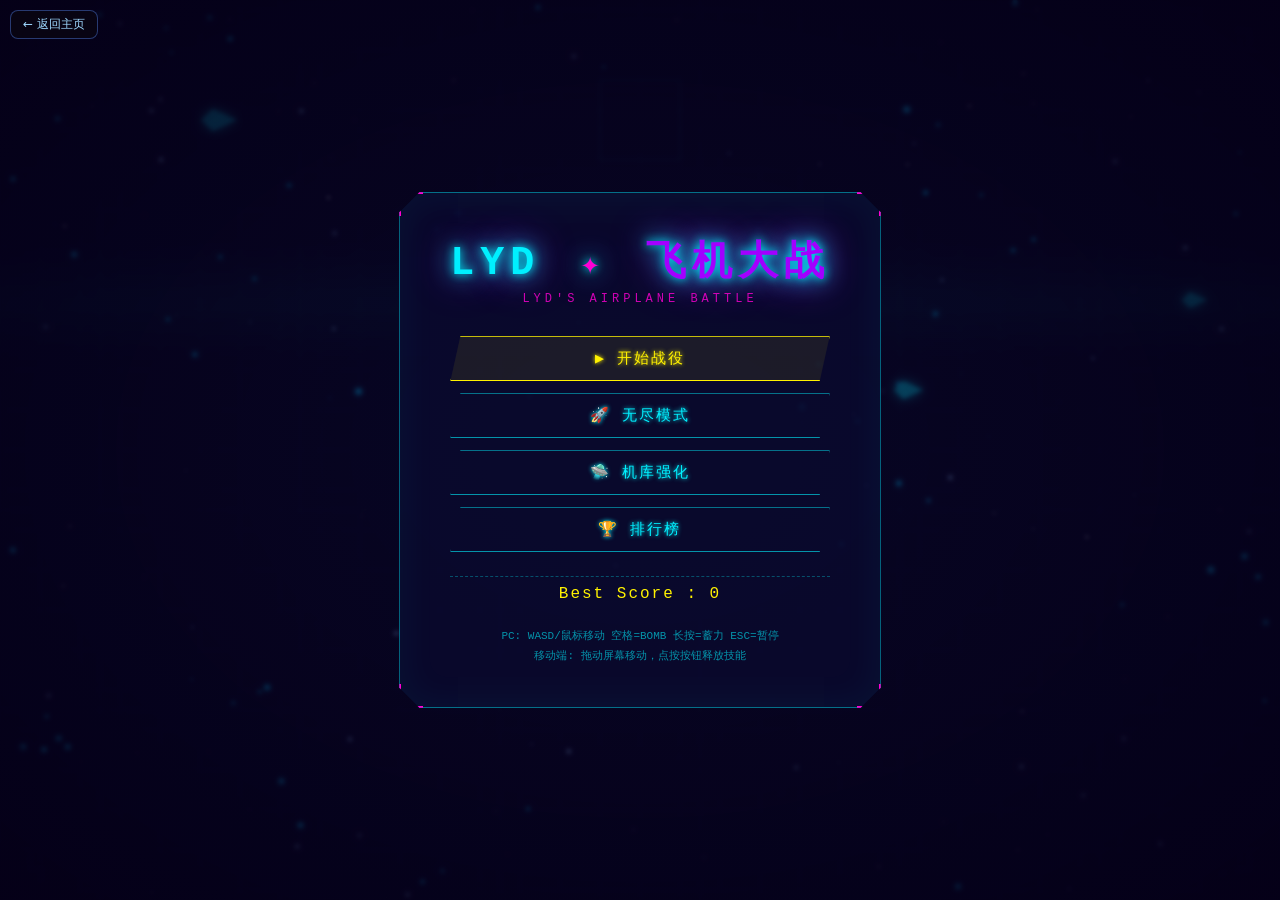
<file: plane/index.html>
<!DOCTYPE html>
<html lang="zh-CN">
<head>
<meta charset="UTF-8">
<meta name="viewport" content="width=device-width, initial-scale=1.0, user-scalable=no, viewport-fit=cover">
<title>LYD的飞机大战</title>
<link rel="stylesheet" href="styles/main.css">
</head>
<body>
<a href="../" style="position:fixed;top:10px;left:10px;z-index:9999;background:rgba(10,6,18,.75);border:1px solid rgba(90,141,255,.4);color:#9fd8ff;padding:5px 12px;border-radius:8px;font-size:12px;text-decoration:none;backdrop-filter:blur(8px);font-family:system-ui,sans-serif;">← 返回主页</a>

<!-- 游戏容器 -->
<div id="game-container">
  <!-- Canvas层 -->
  <canvas id="game-canvas"></canvas>

  <!-- HUD层（游戏内UI） -->
  <div id="hud" class="hidden">
    <!-- 顶部信息栏 -->
    <div id="hud-top">
      <div class="hud-left">
        <div class="hud-score">
          <span class="label">SCORE</span>
          <span id="score-value">0000000</span>
        </div>
        <div id="combo-display" class="combo hidden">COMBO x<span id="combo-value">0</span></div>
        <div id="graze-display" class="graze hidden">GRAZE x<span id="graze-value">0</span></div>
      </div>
      <div class="hud-right">
        <div id="power-display" class="power">
          <span class="label">LV</span>
          <div id="power-dots"></div>
        </div>
        <div id="best-score-display" class="hud-best">
          <span class="label">BEST</span>
          <span id="hud-best-value">0</span>
        </div>
      </div>
    </div>

    <!-- 左上资源栏 -->
    <div id="hud-resources">
      <div class="resource-bar">
        <div class="label hp-label">HP</div>
        <div class="bar-wrap">
          <div id="hp-bar" class="bar hp-bar"></div>
        </div>
        <span id="hp-text">100/100</span>
      </div>
      <div class="resource-bar">
        <div class="label en-label">EN</div>
        <div class="bar-wrap">
          <div id="en-bar" class="bar en-bar"></div>
        </div>
      </div>
      <div class="resource-row">
        <div id="bomb-display" class="bomb-row">
          <span class="label">BOMB</span>
          <div id="bomb-icons"></div>
        </div>
      </div>
      <!-- 蓄力条 -->
      <div id="charge-wrap" class="charge-wrap hidden">
        <div id="charge-bar" class="charge-bar"></div>
        <span>CHARGING...</span>
      </div>
    </div>

    <!-- 底部进度条 -->
    <div id="hud-bottom">
      <div id="stage-progress" class="stage-progress hidden">
        <span class="label" id="stage-name">STAGE 1</span>
        <div class="bar-wrap small">
          <div id="stage-bar" class="bar stage-bar"></div>
        </div>
        <span id="stage-percent">0%</span>
      </div>
      <!-- Boss血条 -->
      <div id="boss-health-wrap" class="boss-health-wrap hidden">
        <div class="boss-header">
          <span id="boss-name">BOSS</span>
          <span id="boss-phase">PHASE 1</span>
        </div>
        <div class="boss-bar-wrap">
          <div id="boss-health-bar" class="boss-health-bar"></div>
        </div>
      </div>
    </div>

    <!-- 浮动文字层 -->
    <div id="floating-layer"></div>

    <!-- Boss警告 -->
    <div id="boss-warning" class="boss-warning hidden">
      <div class="warning-top">⚠⚠⚠ WARNING ⚠⚠⚠</div>
      <div class="warning-mid" id="warning-boss-name">INCOMING ENEMY</div>
      <div class="warning-bot">⚠⚠⚠ WARNING ⚠⚠⚠</div>
    </div>

    <!-- 移动端虚拟按钮 -->
    <div id="mobile-controls" class="mobile-controls hidden">
      <button id="btn-charge" class="v-btn charge-btn">CHG</button>
      <button id="btn-skill" class="v-btn skill-btn">SKILL</button>
      <button id="btn-bomb" class="v-btn bomb-btn">💣 BOMB</button>
    </div>
  </div>

  <!-- 主菜单 -->
  <div id="main-menu" class="menu-overlay">
    <div class="menu-panel">
      <div class="menu-deco deco-tl"></div><div class="menu-deco deco-tr"></div>
      <div class="menu-deco deco-bl"></div><div class="menu-deco deco-br"></div>
      <h1 class="game-title">
        <span class="title-zh">LYD</span>
        <span class="title-sep">✦</span>
        <span class="title-sub">飞机大战</span>
      </h1>
      <div class="game-subtitle">LYD'S AIRPLANE BATTLE</div>
      <div class="menu-buttons">
        <button class="cyber-btn primary" data-action="campaign">▶ 开始战役</button>
        <button class="cyber-btn" data-action="endless">🚀 无尽模式</button>
        <button class="cyber-btn" data-action="hangar">🛸 机库强化</button>
        <button class="cyber-btn" data-action="ranking">🏆 排行榜</button>
      </div>
      <div class="best-score">Best Score : <span id="best-score">0</span></div>
      <div class="controls-hint">
        <div>PC: WASD/鼠标移动  空格=BOMB  长按=蓄力  ESC=暂停</div>
        <div>移动端: 拖动屏幕移动，点按按钮释放技能</div>
      </div>
    </div>
  </div>

  <!-- 机库界面 -->
  <div id="hangar-menu" class="menu-overlay hidden">
    <div class="menu-panel wide">
      <h2 class="panel-title">🛸 机库 / HANGAR</h2>
      <div class="ship-selector">
        <div class="ship-card selected" data-ship="sf01">
          <div class="ship-icon sf01-icon"></div>
          <div class="ship-name">猎鹰 FALCON</div>
          <div class="ship-type">均衡型</div>
          <div class="ship-stats">HP:100 SPD:6 PWR:★★★</div>
          <div class="ship-desc">新手友好，综合全面<br>必杀：激光扫射</div>
        </div>
        <div class="ship-card" data-ship="sf02">
          <div class="ship-icon sf02-icon"></div>
          <div class="ship-name">雷霆 THUNDER</div>
          <div class="ship-type">火力型</div>
          <div class="ship-stats">HP:120 SPD:4 PWR:★★★★★</div>
          <div class="ship-desc">重型穿甲，伤害爆表<br>必杀：电磁脉冲</div>
        </div>
        <div class="ship-card locked" data-ship="sf03">
          <div class="ship-icon sf03-icon"></div>
          <div class="ship-name">幻影 PHANTOM</div>
          <div class="ship-type">技巧型</div>
          <div class="ship-stats">HP:80 SPD:9 PWR:★★★★</div>
          <div class="ship-desc">移动迅捷，擦弹加分<br>必杀：时停领域</div>
          <div class="lock-tag">通关第1关解锁</div>
        </div>
      </div>
      <div class="wingman-config">
        <h3>僚机配置</h3>
        <div class="wingman-options">
          <div class="wm-opt selected" data-wm="attack">攻击型 (威力+30%)</div>
          <div class="wm-opt" data-wm="defense">防御型 (受伤-20%)</div>
          <div class="wm-opt" data-wm="support">辅助型 (道具磁吸+50%)</div>
        </div>
      </div>
      <button class="cyber-btn back-btn" data-action="back-to-menu">◀ 返回主菜单</button>
    </div>
  </div>

  <!-- 暂停菜单 -->
  <div id="pause-menu" class="menu-overlay hidden">
    <div class="menu-panel small">
      <h2 class="panel-title">⏸ 暂停 / PAUSED</h2>
      <div class="menu-buttons">
        <button class="cyber-btn primary" data-action="resume">▶ 继续游戏</button>
        <button class="cyber-btn" data-action="restart">🔄 重新开始</button>
        <button class="cyber-btn" data-action="quit">🏠 退出到主菜单</button>
      </div>
    </div>
  </div>

  <!-- 结算界面 -->
  <div id="result-screen" class="menu-overlay hidden">
    <div class="menu-panel">
      <h2 id="result-title" class="panel-title result-win">✦ 任务达成 ✦</h2>
      <div id="result-rank" class="result-rank">S</div>
      <div class="result-stats">
        <div class="stat-row"><span>通关时间</span><span id="r-time">00:00</span></div>
        <div class="stat-row"><span>总得分</span><span id="r-score">0</span></div>
        <div class="stat-row"><span>最高连击</span><span id="r-combo">0</span></div>
        <div class="stat-row"><span>擦弹数</span><span id="r-graze">0</span></div>
        <div class="stat-row"><span>击杀敌机</span><span id="r-kills">0</span></div>
        <div class="stat-row"><span>受到伤害</span><span id="r-hits">0</span></div>
        <div class="stat-row reward-row"><span>奖励金币</span><span id="r-gold">0</span></div>
      </div>
      <div class="menu-buttons">
        <button class="cyber-btn primary" data-action="next-stage">下一关 ▶</button>
        <button class="cyber-btn" data-action="retry">🔄 再战一次</button>
        <button class="cyber-btn" data-action="quit">🏠 返回主菜单</button>
      </div>
    </div>
  </div>

  <!-- 排行榜 -->
  <div id="ranking-screen" class="menu-overlay hidden">
    <div class="menu-panel small">
      <h2 class="panel-title">🏆 排行榜 / RANKING</h2>
      <ol id="ranking-list" class="ranking-list">
        <li class="empty-row">暂无记录，去创造第一名吧！</li>
      </ol>
      <button class="cyber-btn back-btn" data-action="back-to-menu">◀ 返回主菜单</button>
    </div>
  </div>

</div>

<script type="module" src="plane.min.js"></script>
</body>
</html>
</file>
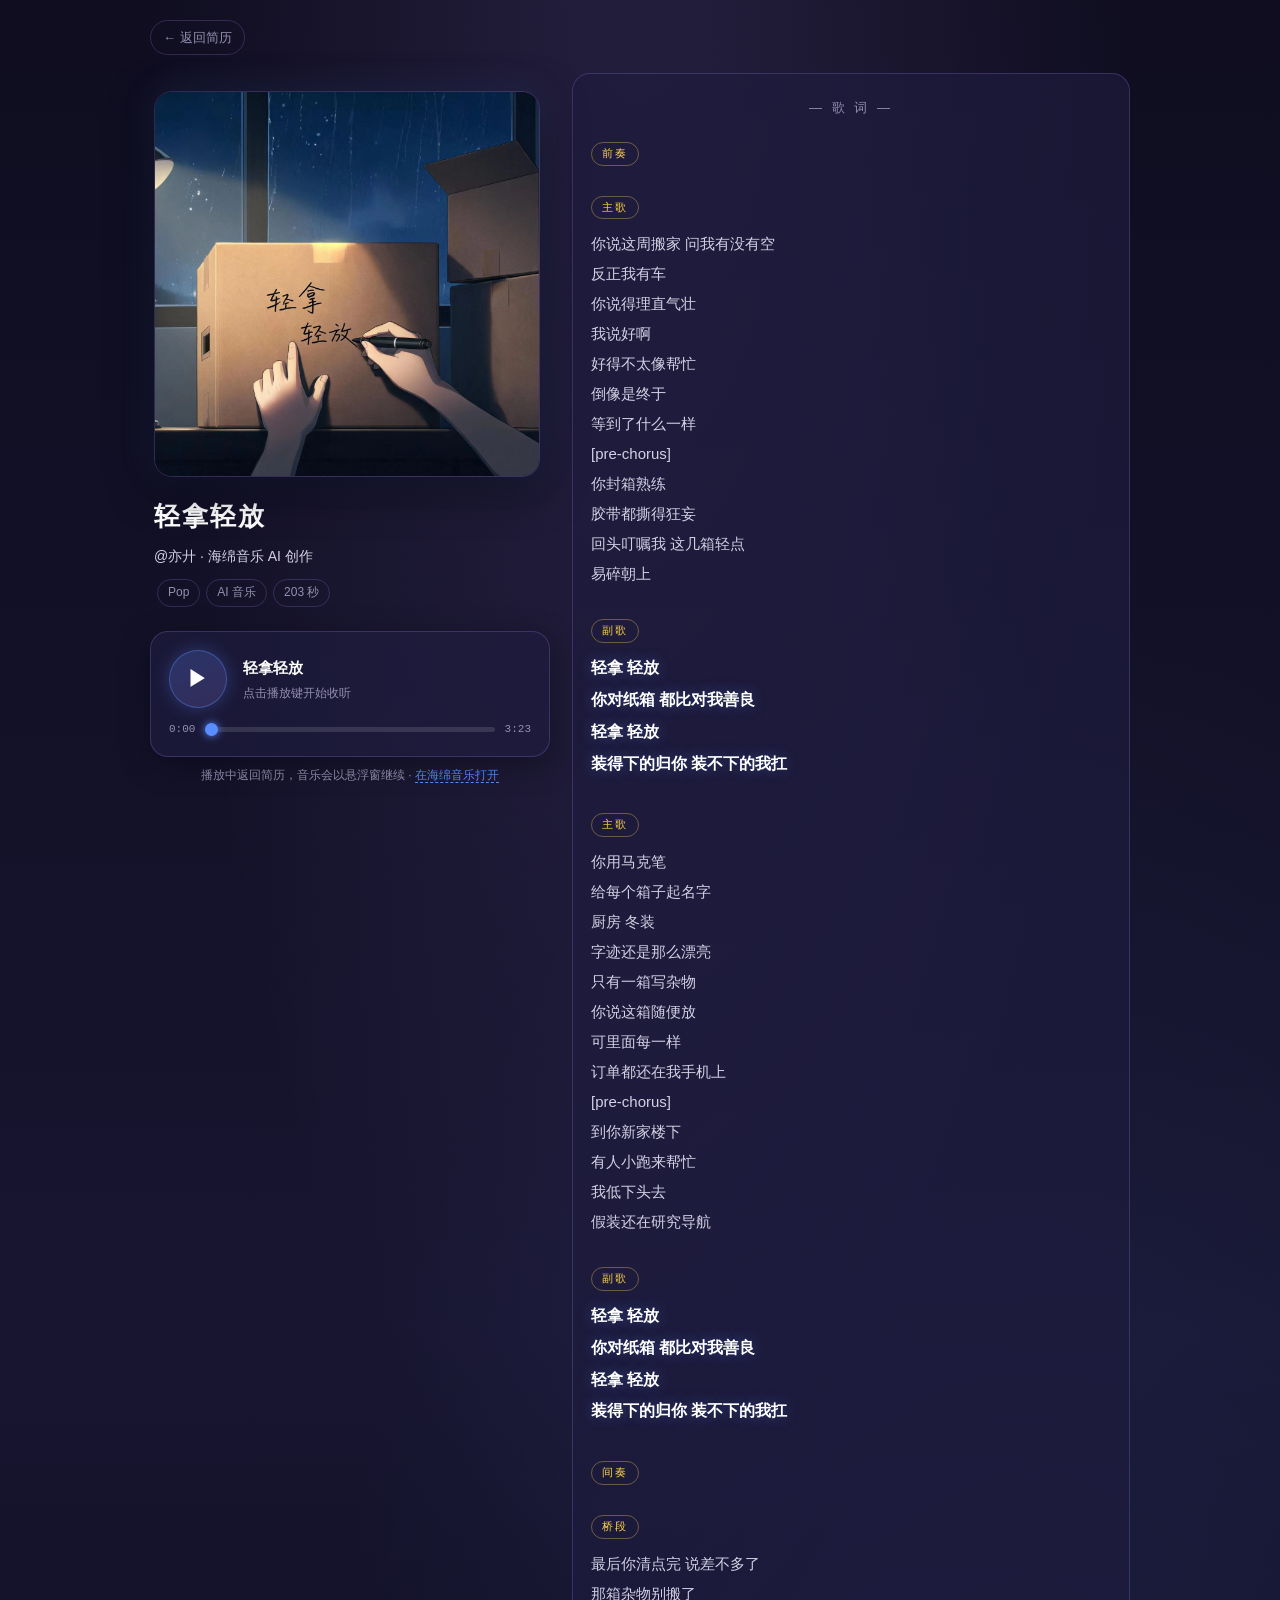
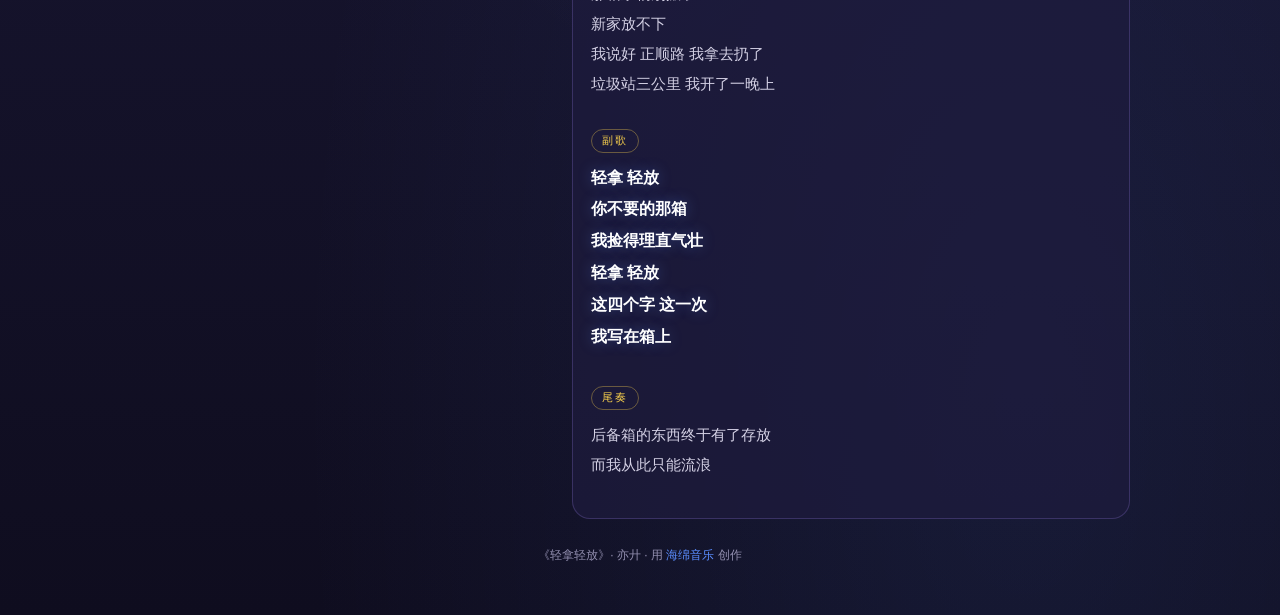
<file: song/index.html>
<!DOCTYPE html>
<html lang="zh-CN">
<head>
<meta charset="UTF-8">
<meta name="viewport" content="width=device-width, initial-scale=1.0">
<title>轻拿轻放 - 亦廾 | LYD 听歌</title>
<meta name="description" content="《轻拿轻放》— 亦廾用海绵音乐创作的 AI 音乐">
<meta property="og:title" content="轻拿轻放 - 亦廾">
<meta property="og:description" content="海绵音乐 AI 创作歌曲，点开即听">
<meta property="og:image" content="https://yigong2333.github.io/lyd/song/cover.jpg">
<style>
  * { margin: 0; padding: 0; box-sizing: border-box; }
  :root {
    --bg: #0f0d1f; --bg2: #171530; --card: rgba(30,28,62,.7);
    --border: rgba(167,139,250,.22); --ender: #5a8dff; --purple: #a78bfa;
    --gold: #fcd34d; --text: #fff; --text2: #d4d1e5; --text3: #938fb0;
  }
  body {
    font-family: -apple-system, "Segoe UI", "PingFang SC", "Microsoft YaHei", sans-serif;
    background:
      radial-gradient(ellipse at 50% -10%, rgba(167,139,250,.15), rgba(15,13,31,0) 55%),
      radial-gradient(ellipse at 80% 90%, rgba(90,141,255,.1), rgba(15,13,31,0) 50%),
      linear-gradient(180deg, #0f0d1f, #171530 60%, #0f0d1f);
    color: var(--text); line-height: 1.8; min-height: 100vh;
    padding: 20px 16px 48px;
  }
  .wrap { max-width: 980px; margin: 0 auto; }
  .back {
    display: inline-block; color: var(--text3); text-decoration: none;
    font-size: 13px; margin-bottom: 18px; padding: 5px 12px;
    border: 1px solid var(--border); border-radius: 20px;
    transition: all .2s;
  }
  .back:hover { color: var(--ender); border-color: var(--ender); }
  header { text-align: center; padding: 18px 10px 22px; }
  .cover-box { position: relative; max-width: 520px; margin: 0 auto 18px; }
  .cover-box img {
    display: block; width: 100%; height: auto; border-radius: 18px;
    border: 1px solid var(--border); box-shadow: 0 12px 44px rgba(0,0,0,.55), 0 0 34px rgba(90,141,255,.18);
  }
  h1 { font-size: 26px; letter-spacing: 2px; }
  .artist { color: var(--text2); font-size: 14px; margin-top: 4px; }
  .meta { margin-top: 8px; font-size: 12px; color: var(--text3); }
  .meta span {
    display: inline-block; padding: 2px 10px; border-radius: 14px;
    border: 1px solid var(--border); margin: 2px 3px;
  }
  /* ===== 播放器 ===== */
  .player-card {
    background: var(--card); border: 1px solid var(--border); border-radius: 18px;
    padding: 18px 18px 16px; margin-bottom: 22px; box-shadow: 0 8px 30px rgba(0,0,0,.35);
    max-width: 520px; margin-left: auto; margin-right: auto;
  }
  .player-main { display: flex; align-items: center; gap: 16px; }
  .play-btn {
    flex: none; width: 58px; height: 58px; border-radius: 50%;
    border: 1px solid var(--border-bright, rgba(90,141,255,.4));
    background: linear-gradient(160deg, rgba(90,141,255,.25), rgba(167,139,250,.18));
    color: #fff; font-size: 22px; cursor: pointer; display: flex;
    align-items: center; justify-content: center;
    box-shadow: 0 0 18px rgba(90,141,255,.3);
    transition: all .2s;
  }
  .play-btn:hover { box-shadow: 0 0 28px rgba(90,141,255,.5); transform: scale(1.05); }
  .play-btn:active { transform: scale(.95); }
  .player-info { flex: 1; min-width: 0; }
  .player-title { font-size: 15px; font-weight: 600; white-space: nowrap; overflow: hidden; text-overflow: ellipsis; }
  .player-sub { font-size: 12px; color: var(--text3); margin-top: 2px; }
  .progress-row { display: flex; align-items: center; gap: 10px; margin-top: 12px; }
  .time { font-size: 11px; color: var(--text3); font-family: monospace; flex: none; }
  .progress {
    flex: 1; height: 5px; border-radius: 3px; background: rgba(255,255,255,.12);
    cursor: pointer; position: relative; -webkit-appearance: none; appearance: none;
  }
  .progress::-webkit-slider-thumb {
    -webkit-appearance: none; width: 13px; height: 13px; border-radius: 50%;
    background: var(--ender); box-shadow: 0 0 8px var(--ender); cursor: pointer;
  }
  .progress::-moz-range-thumb {
    width: 13px; height: 13px; border-radius: 50%;
    background: var(--ender); box-shadow: 0 0 8px var(--ender); cursor: pointer; border: none;
  }
  .hint { text-align: center; font-size: 12px; color: var(--text3); margin-top: 8px; }
  .hint a { color: var(--ender); text-decoration: none; border-bottom: 1px dashed var(--ender); }
  /* ===== 歌词 ===== */
  .lyrics { background: var(--card); border: 1px solid var(--border); border-radius: 18px; padding: 22px 18px; }
  .lyrics-title {
    text-align: center; font-size: 13px; letter-spacing: 3px; color: var(--text3);
    margin-bottom: 18px;
  }
  .lyric-section { margin-bottom: 18px; }
  .lyric-tag {
    display: inline-block; font-size: 11px; letter-spacing: 2px; color: var(--gold);
    border: 1px solid rgba(252,211,77,.35); padding: 1px 10px; border-radius: 12px;
    margin-bottom: 8px;
  }
  .lyric-lines p { color: var(--text2); font-size: 15px; margin: 3px 0; }
  .lyric-section.tag-chorus .lyric-lines p {
    color: #fff; font-weight: 600; font-size: 16px;
    text-shadow: 0 0 14px rgba(90,141,255,.35);
  }
  .lyric-section.tag-chorus { padding: 10px 0; }
  footer { text-align: center; margin-top: 26px; font-size: 12px; color: var(--text3); }
  footer a { color: var(--ender); text-decoration: none; }
  @media (min-width: 820px) {
    .layout { display: grid; grid-template-columns: 400px 1fr; gap: 22px; align-items: start; }
    .player-card { margin-bottom: 0; position: sticky; top: 20px; margin-left: 0; margin-right: 0; }
    header { text-align: left; padding-left: 4px; }
    .cover-box { margin: 0 0 16px; }
  }
</style>
</head>
<body>
<div class="wrap">
  <a class="back" href="../">← 返回简历</a>
  <div class="layout">
    <div class="player-col">
      <header>
        <div class="cover-box"><img src="cover.jpg" alt="《轻拿轻放》手写封面 - 雨夜纸箱"></div>
        <h1>轻拿轻放</h1>
        <div class="artist">@亦廾 · 海绵音乐 AI 创作</div>
        <div class="meta"><span>Pop</span><span>AI 音乐</span><span>203 秒</span></div>
      </header>
      <div class="player-card">
        <div class="player-main">
          <button class="play-btn" id="playBtn" aria-label="播放">▶</button>
          <div class="player-info">
            <div class="player-title">轻拿轻放</div>
            <div class="player-sub" id="playState">点击播放键开始收听</div>
          </div>
        </div>
        <div class="progress-row">
          <span class="time" id="curTime">0:00</span>
          <input type="range" class="progress" id="progress" min="0" max="203" step="0.1" value="0">
          <span class="time" id="durTime">3:23</span>
        </div>
      </div>
      <div class="hint">播放中返回简历，音乐会以悬浮窗继续 · <a href="https://www.haimian.com/share/W0VRye9rpr" target="_blank" rel="noopener">在海绵音乐打开</a></div>
    </div>
    <div class="lyrics">
      <div class="lyrics-title">— 歌 词 —</div>
      <div class="lyric-section tag-intro"><span class="lyric-tag">前奏</span><div class="lyric-lines"></div></div>
<div class="lyric-section tag-verse"><span class="lyric-tag">主歌</span><div class="lyric-lines"><p>你说这周搬家 问我有没有空</p><p>反正我有车</p><p>你说得理直气壮</p><p>我说好啊</p><p>好得不太像帮忙</p><p>倒像是终于</p><p>等到了什么一样</p><p>[pre-chorus]</p><p>你封箱熟练</p><p>胶带都撕得狂妄</p><p>回头叮嘱我 这几箱轻点</p><p>易碎朝上</p></div></div>
<div class="lyric-section tag-chorus"><span class="lyric-tag">副歌</span><div class="lyric-lines"><p>轻拿 轻放</p><p>你对纸箱 都比对我善良</p><p>轻拿 轻放</p><p>装得下的归你 装不下的我扛</p></div></div>
<div class="lyric-section tag-verse"><span class="lyric-tag">主歌</span><div class="lyric-lines"><p>你用马克笔</p><p>给每个箱子起名字</p><p>厨房 冬装</p><p>字迹还是那么漂亮</p><p>只有一箱写杂物</p><p>你说这箱随便放</p><p>可里面每一样</p><p>订单都还在我手机上</p><p>[pre-chorus]</p><p>到你新家楼下</p><p>有人小跑来帮忙</p><p>我低下头去</p><p>假装还在研究导航</p></div></div>
<div class="lyric-section tag-chorus"><span class="lyric-tag">副歌</span><div class="lyric-lines"><p>轻拿 轻放</p><p>你对纸箱 都比对我善良</p><p>轻拿 轻放</p><p>装得下的归你 装不下的我扛</p></div></div>
<div class="lyric-section tag-interlude"><span class="lyric-tag">间奏</span><div class="lyric-lines"></div></div>
<div class="lyric-section tag-bridge"><span class="lyric-tag">桥段</span><div class="lyric-lines"><p>最后你清点完 说差不多了</p><p>那箱杂物别搬了</p><p>新家放不下</p><p>我说好 正顺路 我拿去扔了</p><p>垃圾站三公里 我开了一晚上</p></div></div>
<div class="lyric-section tag-chorus"><span class="lyric-tag">副歌</span><div class="lyric-lines"><p>轻拿 轻放</p><p>你不要的那箱</p><p>我捡得理直气壮</p><p>轻拿 轻放</p><p>这四个字 这一次</p><p>我写在箱上</p></div></div>
<div class="lyric-section tag-outro"><span class="lyric-tag">尾奏</span><div class="lyric-lines"><p>后备箱的东西终于有了存放</p><p>而我从此只能流浪</p></div></div>
    </div>
  </div>
  <footer>《轻拿轻放》· 亦廾 · 用 <a href="https://www.haimian.com" target="_blank" rel="noopener">海绵音乐</a> 创作</footer>
</div>

<script>
(function () {
  var AUDIO_URL = 'song.m4a';
  var DURATION = 203;
  var LS_KEY = 'lydPlayer';

  var audio = new Audio(AUDIO_URL);
  audio.preload = 'auto';
  var playBtn = document.getElementById('playBtn');
  var progress = document.getElementById('progress');
  var curTime = document.getElementById('curTime');
  var playState = document.getElementById('playState');

  function fmt(s) {
    s = Math.max(0, Math.floor(s));
    return Math.floor(s / 60) + ':' + ('0' + (s % 60)).slice(-2);
  }
  function readState() {
    try { return JSON.parse(localStorage.getItem(LS_KEY)) || null; } catch (e) { return null; }
  }
  function writeState() {
    try {
      localStorage.setItem(LS_KEY, JSON.stringify({
        playing: !audio.paused, t: audio.currentTime, ts: Date.now(), v: 1
      }));
    } catch (e) {}
  }
  function setPlayBtn() {
    playBtn.textContent = audio.paused ? '▶' : '❚❚';
    playState.textContent = audio.paused ? '点击播放键开始收听' : '正在播放 · 返回简历将悬浮续播';
  }
  playBtn.addEventListener('click', function () {
    if (audio.paused) {
      audio.play().catch(function () {});
    } else {
      audio.pause();
    }
    setPlayBtn();
    writeState();
  });
  audio.addEventListener('play', setPlayBtn);
  audio.addEventListener('pause', setPlayBtn);
  audio.addEventListener('timeupdate', function () {
    curTime.textContent = fmt(audio.currentTime);
    if (!progress.dragging) progress.value = audio.currentTime;
  });
  audio.addEventListener('loadedmetadata', function () {
    progress.max = audio.duration || DURATION;
    document.getElementById('durTime').textContent = fmt(audio.duration || DURATION);
  });
  audio.addEventListener('ended', function () {
    setPlayBtn(); writeState();
  });
  // 进度条拖动
  progress.addEventListener('input', function () {
    curTime.textContent = fmt(+progress.value);
  });
  progress.addEventListener('change', function () {
    audio.currentTime = +progress.value;
    writeState();
  });
  // 播放中定时写状态（续播点）
  setInterval(function () {
    if (!audio.paused) writeState();
  }, 3000);
  // 离开页面时写状态
  window.addEventListener('pagehide', function () { writeState(); });

  // 进入页面：若有"正在播放"状态（90 秒内）→ 自动续播（这不算"自动播放"，是用户主动离开前的延续）
  var st = readState();
  if (st && st.playing && st.v === 1 && (Date.now() - st.ts) < 90000) {
    audio.currentTime = Math.min(st.t + (Date.now() - st.ts) / 1000, DURATION);
    audio.play().then(function () {
      setPlayBtn();
    }).catch(function () {
      // 移动端 autoplay 策略：需要用户手势，此时保持暂停显示播放键
      setPlayBtn();
      playState.textContent = '点击播放键继续收听';
    });
  }
})();
</script>
</body>
</html>
</file>
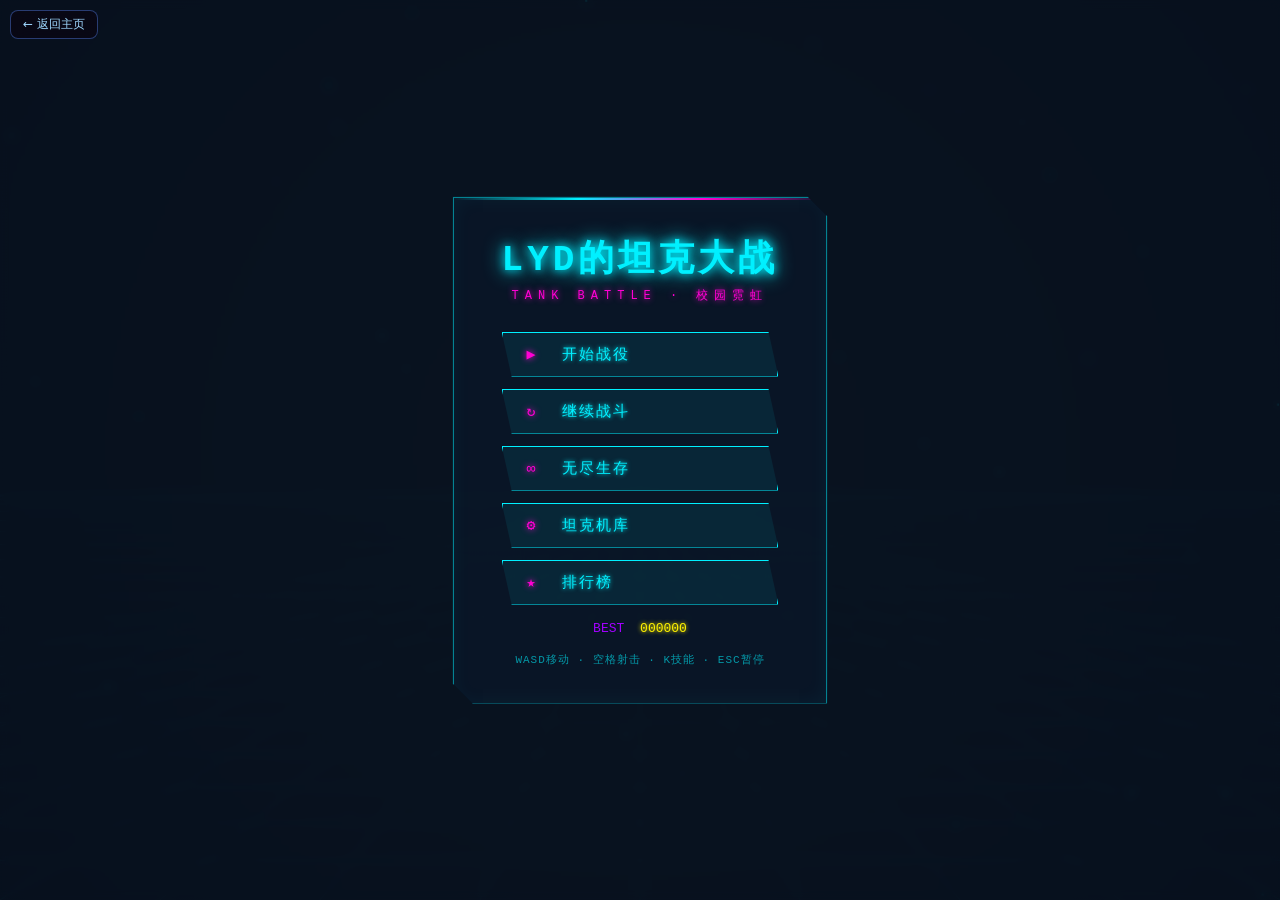
<file: tank/index.html>
<!DOCTYPE html>
<html lang="zh-CN">
<head>
<meta charset="UTF-8">
<meta name="viewport" content="width=device-width, initial-scale=1.0, user-scalable=no, viewport-fit=cover">
<title>LYD的坦克大战</title>
<link rel="stylesheet" href="styles/main.css">
</head>
<body>
<a href="../" style="position:fixed;top:10px;left:10px;z-index:9999;background:rgba(10,6,18,.75);border:1px solid rgba(90,141,255,.4);color:#9fd8ff;padding:5px 12px;border-radius:8px;font-size:12px;text-decoration:none;backdrop-filter:blur(8px);font-family:system-ui,sans-serif;">← 返回主页</a>

<!-- 游戏容器 -->
<div id="game-container">
  <!-- Canvas层 -->
  <canvas id="game-canvas"></canvas>

  <!-- HUD层（游戏内UI） -->
  <div id="hud" class="hidden">
    <!-- 顶部信息栏 -->
    <div id="hud-top">
      <div class="hud-left">
        <div class="hud-box">
          <span class="label">SCORE</span>
          <span id="score-value">000000</span>
        </div>
        <div class="hud-box best">
          <span class="label">BEST</span>
          <span id="best-value">000000</span>
        </div>
      </div>
      <div class="hud-right">
        <div class="hud-box">
          <span class="label">LIVES</span>
          <span id="lives-value">♥♥♥</span>
        </div>
        <div class="hud-box">
          <span class="label">ENEMY</span>
          <span id="enemy-count">0</span>
        </div>
        <div id="combo-display" class="hud-box combo hidden">
          <span class="label">COMBO</span>
          <span id="combo-value">0</span>
        </div>
      </div>
    </div>

    <!-- 底部波次进度 -->
    <div id="hud-bottom">
      <div id="wave-label">WAVE 1/3</div>
      <div class="wave-track">
        <div id="wave-bar"></div>
      </div>
    </div>

    <!-- 浮动文字层 -->
    <div id="float-layer"></div>

    <!-- 波次提示 -->
    <div id="wave-text"></div>
  </div>

  <!-- ========== 主菜单 ========== -->
  <div id="main-menu" class="overlay">
    <div class="menu-panel">
      <h1 class="game-title">LYD的坦克大战</h1>
      <p class="game-subtitle">TANK BATTLE · 校园霓虹</p>
      <div class="menu-buttons">
        <button class="cyber-btn" data-action="campaign"><span class="btn-icon">▶</span> 开始战役</button>
        <button class="cyber-btn" data-action="continue"><span class="btn-icon">↻</span> 继续战斗</button>
        <button class="cyber-btn" data-action="endless"><span class="btn-icon">∞</span> 无尽生存</button>
        <button class="cyber-btn" data-action="hangar"><span class="btn-icon">⚙</span> 坦克机库</button>
        <button class="cyber-btn" data-action="ranking"><span class="btn-icon">★</span> 排行榜</button>
      </div>
      <div class="menu-footer">
        <span class="label">BEST</span>
        <span id="menu-best">000000</span>
      </div>
      <div class="menu-tip">WASD移动 · 空格射击 · K技能 · ESC暂停</div>
    </div>
  </div>

  <!-- ========== 坦克机库 ========== -->
  <div id="hangar-menu" class="overlay hidden">
    <div class="menu-panel hangar">
      <h2 class="panel-title">🛡 坦克选择</h2>
      <div class="tank-display">
        <div id="tank-preview">
          <div class="tank-icon">▲</div>
        </div>
        <div class="tank-info">
          <h3 id="tank-name">学霸号</h3>
          <p id="tank-desc">蓝色·知识 — 蓄力炮</p>
          <div class="tank-stats">
            <div class="stat"><span class="stat-label">生命</span><span id="tank-hp" class="stat-val">❤❤❤</span></div>
            <div class="stat"><span class="stat-label">速度</span><span id="tank-speed" class="stat-val">★★</span></div>
            <div class="stat"><span class="stat-label">射速</span><span id="tank-fire" class="stat-val">★★</span></div>
            <div class="stat"><span class="stat-label">技能</span><span id="tank-skill" class="stat-val">charge</span></div>
          </div>
          <div id="tank-index" class="tank-index">1/3</div>
        </div>
      </div>
      <div class="hangar-nav">
        <button class="cyber-btn small" data-action="tank-prev">◀</button>
        <button class="cyber-btn" data-action="tank-confirm">确认选择</button>
        <button class="cyber-btn small" data-action="tank-next">▶</button>
      </div>
      <button class="cyber-btn ghost" data-action="back">◀ 返回</button>
    </div>
  </div>

  <!-- ========== 暂停菜单 ========== -->
  <div id="pause-menu" class="overlay hidden">
    <div class="menu-panel">
      <h2 class="panel-title">⏸ 暂停</h2>
      <div class="menu-buttons">
        <button class="cyber-btn" data-action="resume"><span class="btn-icon">▶</span> 继续</button>
        <button class="cyber-btn" data-action="restart"><span class="btn-icon">↻</span> 重新开始</button>
        <button class="cyber-btn" data-action="quit"><span class="btn-icon">⌂</span> 返回主菜单</button>
      </div>
    </div>
  </div>

  <!-- ========== 结算界面 ========== -->
  <div id="result-screen" class="overlay hidden">
    <div class="menu-panel result">
      <h2 id="result-title" class="panel-title">✦ 胜利 ✦</h2>
      <div class="result-rank">
        <span class="rank-label">评级</span>
        <span id="result-rank" class="rank-letter">S</span>
      </div>
      <div class="result-stats">
        <div class="result-row"><span>得分</span><span id="r-score">000000</span></div>
        <div class="result-row"><span>击杀</span><span id="r-kills">0</span></div>
        <div class="result-row"><span>用时</span><span id="r-time">00:00</span></div>
        <div class="result-row"><span>最高连击</span><span id="r-combo">0</span></div>
        <div class="result-row gold"><span>奖励</span><span id="r-gold">+0</span></div>
      </div>
      <div class="menu-buttons">
        <button class="cyber-btn" data-action="next-level"><span class="btn-icon">▶</span> 下一关</button>
        <button class="cyber-btn" data-action="restart"><span class="btn-icon">↻</span> 重玩</button>
        <button class="cyber-btn" data-action="quit"><span class="btn-icon">⌂</span> 主菜单</button>
      </div>
    </div>
  </div>

  <!-- ========== 排行榜 ========== -->
  <div id="ranking-screen" class="overlay hidden">
    <div class="menu-panel">
      <h2 class="panel-title">🏆 排行榜</h2>
      <ul id="ranking-list" class="ranking-list"></ul>
      <button class="cyber-btn ghost" data-action="back">◀ 返回</button>
    </div>
  </div>

  <!-- ========== 移动端控制 ========== -->
  <div id="mobile-controls" class="hidden">
    <div id="joystick">
      <div id="joystick-knob"></div>
    </div>
    <div class="mobile-buttons">
      <button id="btn-skill" class="mobile-btn skill">K</button>
      <button id="btn-fire" class="mobile-btn fire">射击</button>
    </div>
  </div>
</div>

<script type="module" src="tank.min.js"></script>
</body>
</html>
</file>
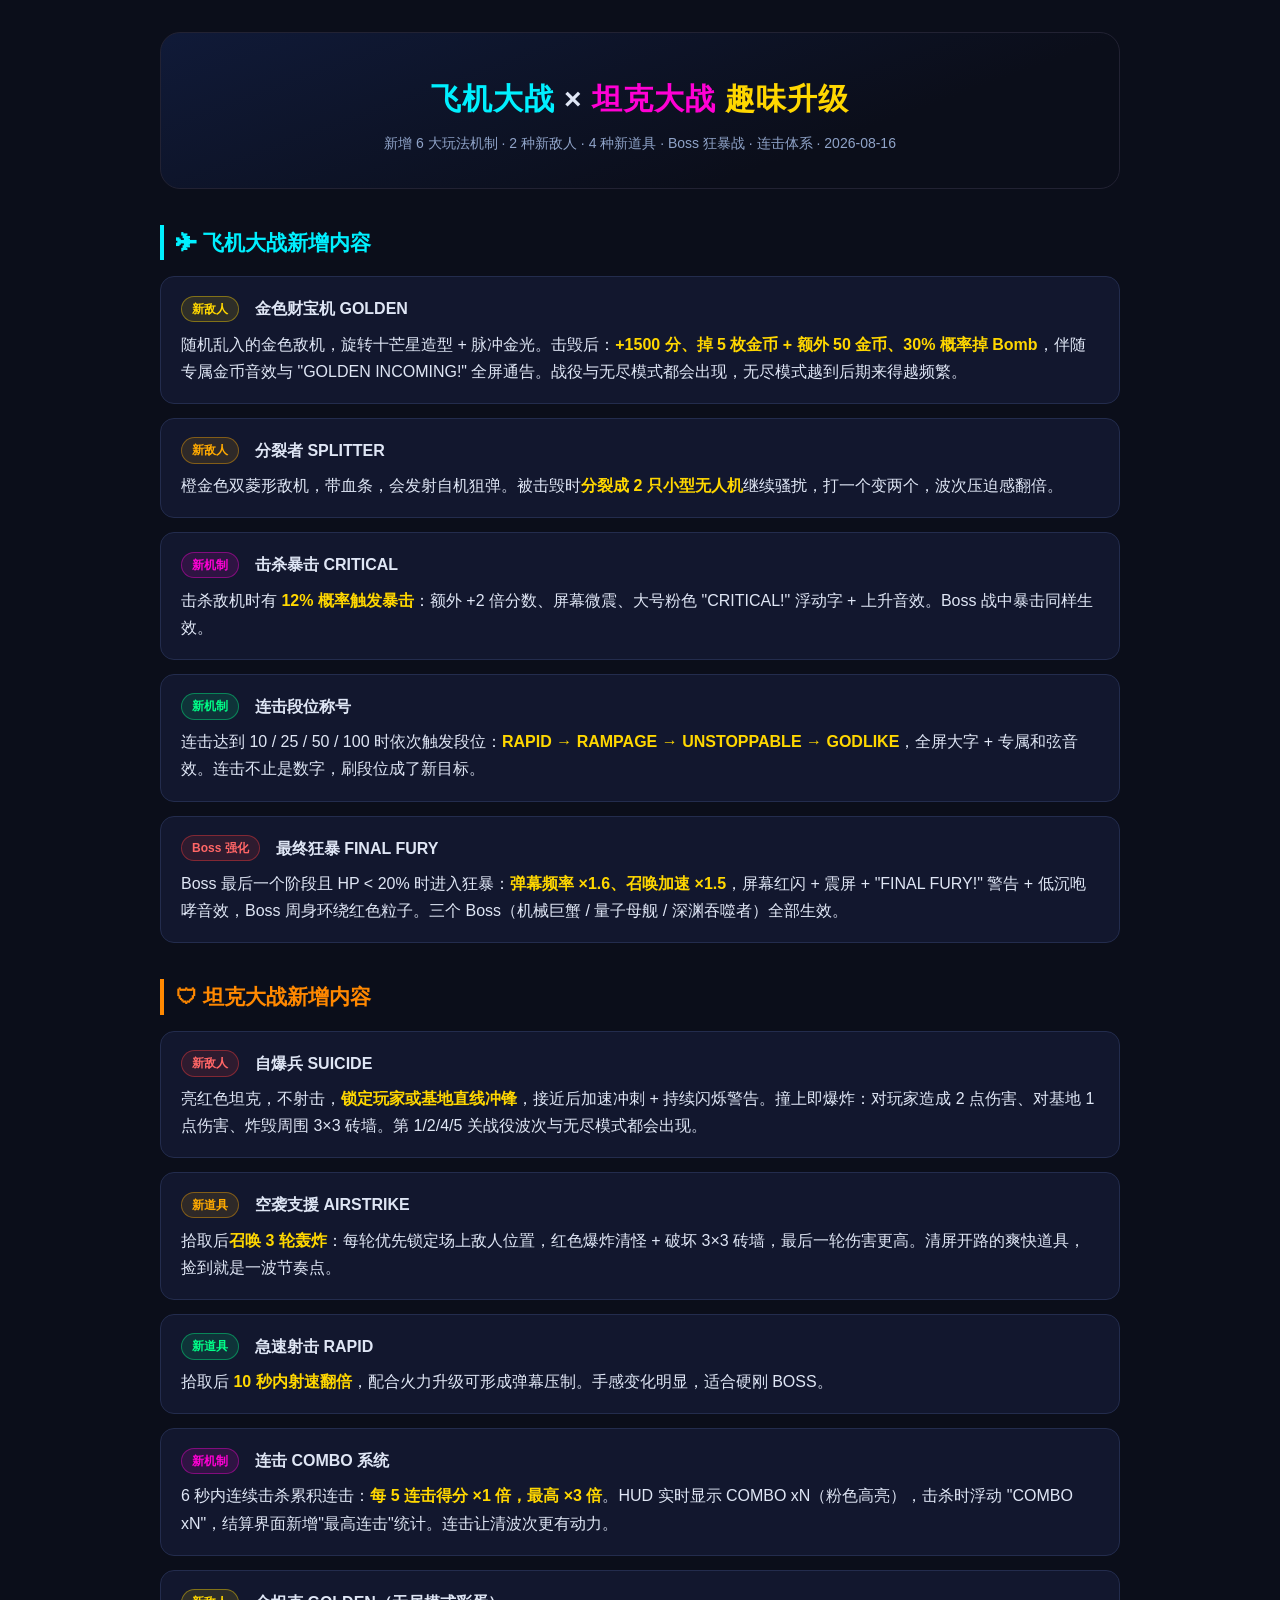
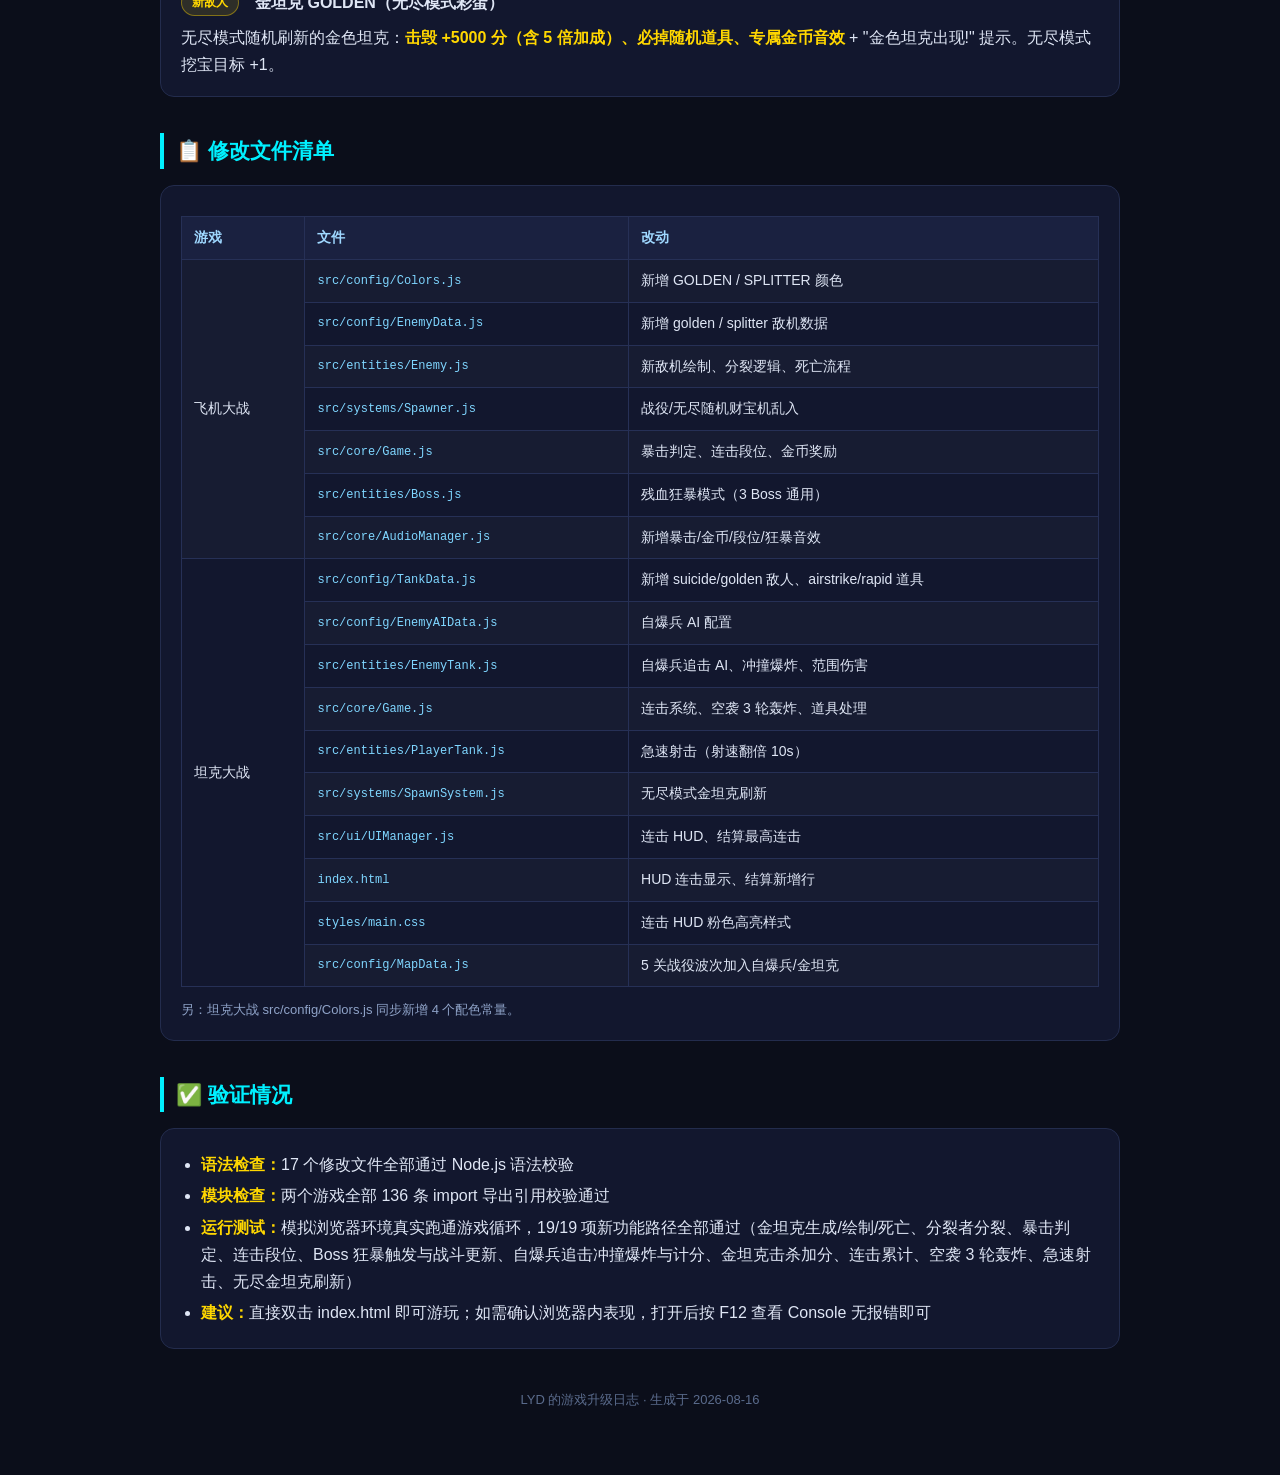
<file: 游戏升级说明.html>
<!DOCTYPE html>
<html lang="zh-CN">
<head>
<meta charset="UTF-8">
<meta name="viewport" content="width=device-width, initial-scale=1.0">
<title>飞机大战 × 坦克大战 · 趣味升级说明</title>
<style>
  * { margin: 0; padding: 0; box-sizing: border-box; }
  body {
    font-family: -apple-system, "Segoe UI", "PingFang SC", "Microsoft YaHei", sans-serif;
    background: #0b0e1a; color: #dfe6f5; line-height: 1.7;
    padding: 32px 16px 64px;
  }
  .wrap { max-width: 960px; margin: 0 auto; }
  header {
    text-align: center; padding: 40px 20px 32px;
    background: linear-gradient(160deg, #101a38 0%, #0b0e1a 70%);
    border: 1px solid #223; border-radius: 20px; margin-bottom: 28px;
  }
  h1 { font-size: 30px; letter-spacing: 1px; }
  h1 .cyan { color: #00f0ff; } h1 .pink { color: #ff00d4; } h1 .gold { color: #ffd700; }
  .sub { color: #8fa3c8; margin-top: 8px; font-size: 14px; }
  h2 {
    font-size: 21px; margin: 36px 0 16px; padding-left: 12px;
    border-left: 4px solid #00f0ff; color: #00f0ff;
  }
  h2.tank { border-left-color: #ff8800; color: #ff8800; }
  .card {
    background: #12172e; border: 1px solid #232c4d; border-radius: 14px;
    padding: 18px 20px; margin-bottom: 14px;
  }
  .card h3 { font-size: 16px; margin-bottom: 8px; display: flex; align-items: center; gap: 8px; }
  .badge {
    display: inline-block; font-size: 12px; padding: 2px 10px; border-radius: 20px;
    background: rgba(0,240,255,.12); color: #00f0ff; border: 1px solid rgba(0,240,255,.35);
    margin-right: 8px; vertical-align: 1px;
  }
  .badge.gold { background: rgba(255,215,0,.12); color: #ffd700; border-color: rgba(255,215,0,.4); }
  .badge.pink { background: rgba(255,0,212,.12); color: #ff00d4; border-color: rgba(255,0,212,.4); }
  .badge.red  { background: rgba(255,60,60,.12); color: #ff6666; border-color: rgba(255,60,60,.4); }
  .badge.green{ background: rgba(0,255,136,.12); color: #00ff88; border-color: rgba(0,255,136,.4); }
  .badge.orange{background: rgba(255,170,0,.12); color: #ffaa00; border-color: rgba(255,170,0,.4); }
  table { width: 100%; border-collapse: collapse; margin: 12px 0; font-size: 14px; }
  th, td { border: 1px solid #263056; padding: 9px 12px; text-align: left; }
  th { background: #1a2140; color: #9fd8ff; font-weight: 600; white-space: nowrap; }
  tr:nth-child(even) td { background: rgba(255,255,255,.02); }
  .key { color: #ffd700; font-weight: 600; }
  .tip { color: #8fa3c8; font-size: 13px; }
  .path { font-family: Consolas, monospace; font-size: 12px; color: #7fd6ff; word-break: break-all; }
  footer { text-align: center; color: #5a6b8c; font-size: 13px; margin-top: 40px; }
  ul { padding-left: 20px; } li { margin: 4px 0; }
  @media (max-width: 700px) { body { padding: 16px 10px 40px; } h1 { font-size: 22px; } }
</style>
</head>
<body>
<div class="wrap">

<header>
  <h1><span class="cyan">飞机大战</span> × <span class="pink">坦克大战</span> <span class="gold">趣味升级</span></h1>
  <div class="sub">新增 6 大玩法机制 · 2 种新敌人 · 4 种新道具 · Boss 狂暴战 · 连击体系 · 2026-08-16</div>
</header>

<h2>✈ 飞机大战新增内容</h2>

<div class="card">
  <h3><span class="badge gold">新敌人</span>金色财宝机 GOLDEN</h3>
  <p>随机乱入的金色敌机，旋转十芒星造型 + 脉冲金光。击毁后：<span class="key">+1500 分、掉 5 枚金币 + 额外 50 金币、30% 概率掉 Bomb</span>，伴随专属金币音效与 "GOLDEN INCOMING!" 全屏通告。战役与无尽模式都会出现，无尽模式越到后期来得越频繁。</p>
</div>

<div class="card">
  <h3><span class="badge orange">新敌人</span>分裂者 SPLITTER</h3>
  <p>橙金色双菱形敌机，带血条，会发射自机狙弹。被击毁时<span class="key">分裂成 2 只小型无人机</span>继续骚扰，打一个变两个，波次压迫感翻倍。</p>
</div>

<div class="card">
  <h3><span class="badge pink">新机制</span>击杀暴击 CRITICAL</h3>
  <p>击杀敌机时有 <span class="key">12% 概率触发暴击</span>：额外 +2 倍分数、屏幕微震、大号粉色 "CRITICAL!" 浮动字 + 上升音效。Boss 战中暴击同样生效。</p>
</div>

<div class="card">
  <h3><span class="badge green">新机制</span>连击段位称号</h3>
  <p>连击达到 10 / 25 / 50 / 100 时依次触发段位：<span class="key">RAPID → RAMPAGE → UNSTOPPABLE → GODLIKE</span>，全屏大字 + 专属和弦音效。连击不止是数字，刷段位成了新目标。</p>
</div>

<div class="card">
  <h3><span class="badge red">Boss 强化</span>最终狂暴 FINAL FURY</h3>
  <p>Boss 最后一个阶段且 HP &lt; 20% 时进入狂暴：<span class="key">弹幕频率 ×1.6、召唤加速 ×1.5</span>，屏幕红闪 + 震屏 + "FINAL FURY!" 警告 + 低沉咆哮音效，Boss 周身环绕红色粒子。三个 Boss（机械巨蟹 / 量子母舰 / 深渊吞噬者）全部生效。</p>
</div>

<h2 class="tank">🛡 坦克大战新增内容</h2>

<div class="card">
  <h3><span class="badge red">新敌人</span>自爆兵 SUICIDE</h3>
  <p>亮红色坦克，不射击，<span class="key">锁定玩家或基地直线冲锋</span>，接近后加速冲刺 + 持续闪烁警告。撞上即爆炸：对玩家造成 2 点伤害、对基地 1 点伤害、炸毁周围 3×3 砖墙。第 1/2/4/5 关战役波次与无尽模式都会出现。</p>
</div>

<div class="card">
  <h3><span class="badge orange">新道具</span>空袭支援 AIRSTRIKE</h3>
  <p>拾取后<span class="key">召唤 3 轮轰炸</span>：每轮优先锁定场上敌人位置，红色爆炸清怪 + 破坏 3×3 砖墙，最后一轮伤害更高。清屏开路的爽快道具，捡到就是一波节奏点。</p>
</div>

<div class="card">
  <h3><span class="badge green">新道具</span>急速射击 RAPID</h3>
  <p>拾取后 <span class="key">10 秒内射速翻倍</span>，配合火力升级可形成弹幕压制。手感变化明显，适合硬刚 BOSS。</p>
</div>

<div class="card">
  <h3><span class="badge pink">新机制</span>连击 COMBO 系统</h3>
  <p>6 秒内连续击杀累积连击：<span class="key">每 5 连击得分 ×1 倍，最高 ×3 倍</span>。HUD 实时显示 COMBO xN（粉色高亮），击杀时浮动 "COMBO xN"，结算界面新增"最高连击"统计。连击让清波次更有动力。</p>
</div>

<div class="card">
  <h3><span class="badge gold">新敌人</span>金坦克 GOLDEN（无尽模式彩蛋）</h3>
  <p>无尽模式随机刷新的金色坦克：<span class="key">击毁 +5000 分（含 5 倍加成）、必掉随机道具、专属金币音效</span> + "金色坦克出现!" 提示。无尽模式挖宝目标 +1。</p>
</div>

<h2>📋 修改文件清单</h2>
<div class="card">
  <table>
    <tr><th>游戏</th><th>文件</th><th>改动</th></tr>
    <tr><td rowspan="7">飞机大战</td><td class="path">src/config/Colors.js</td><td>新增 GOLDEN / SPLITTER 颜色</td></tr>
    <tr><td class="path">src/config/EnemyData.js</td><td>新增 golden / splitter 敌机数据</td></tr>
    <tr><td class="path">src/entities/Enemy.js</td><td>新敌机绘制、分裂逻辑、死亡流程</td></tr>
    <tr><td class="path">src/systems/Spawner.js</td><td>战役/无尽随机财宝机乱入</td></tr>
    <tr><td class="path">src/core/Game.js</td><td>暴击判定、连击段位、金币奖励</td></tr>
    <tr><td class="path">src/entities/Boss.js</td><td>残血狂暴模式（3 Boss 通用）</td></tr>
    <tr><td class="path">src/core/AudioManager.js</td><td>新增暴击/金币/段位/狂暴音效</td></tr>
    <tr><td rowspan="10">坦克大战</td><td class="path">src/config/TankData.js</td><td>新增 suicide/golden 敌人、airstrike/rapid 道具</td></tr>
    <tr><td class="path">src/config/EnemyAIData.js</td><td>自爆兵 AI 配置</td></tr>
    <tr><td class="path">src/entities/EnemyTank.js</td><td>自爆兵追击 AI、冲撞爆炸、范围伤害</td></tr>
    <tr><td class="path">src/core/Game.js</td><td>连击系统、空袭 3 轮轰炸、道具处理</td></tr>
    <tr><td class="path">src/entities/PlayerTank.js</td><td>急速射击（射速翻倍 10s）</td></tr>
    <tr><td class="path">src/systems/SpawnSystem.js</td><td>无尽模式金坦克刷新</td></tr>
    <tr><td class="path">src/ui/UIManager.js</td><td>连击 HUD、结算最高连击</td></tr>
    <tr><td class="path">index.html</td><td>HUD 连击显示、结算新增行</td></tr>
    <tr><td class="path">styles/main.css</td><td>连击 HUD 粉色高亮样式</td></tr>
    <tr><td class="path">src/config/MapData.js</td><td>5 关战役波次加入自爆兵/金坦克</td></tr>
  </table>
  <p class="tip">另：坦克大战 src/config/Colors.js 同步新增 4 个配色常量。</p>
</div>

<h2>✅ 验证情况</h2>
<div class="card">
  <ul>
    <li><span class="key">语法检查：</span>17 个修改文件全部通过 Node.js 语法校验</li>
    <li><span class="key">模块检查：</span>两个游戏全部 136 条 import 导出引用校验通过</li>
    <li><span class="key">运行测试：</span>模拟浏览器环境真实跑通游戏循环，19/19 项新功能路径全部通过（金坦克生成/绘制/死亡、分裂者分裂、暴击判定、连击段位、Boss 狂暴触发与战斗更新、自爆兵追击冲撞爆炸与计分、金坦克击杀加分、连击累计、空袭 3 轮轰炸、急速射击、无尽金坦克刷新）</li>
    <li><span class="key">建议：</span>直接双击 index.html 即可游玩；如需确认浏览器内表现，打开后按 F12 查看 Console 无报错即可</li>
  </ul>
</div>

<footer>LYD 的游戏升级日志 · 生成于 2026-08-16</footer>
</div>
</body>
</html>
</file>
<file: plane/styles/main.css>
/* ==========================================================
   LYD的飞机大战  -  主样式表
   赛博朋克 / 霓虹科技风格
   ========================================================== */

:root {
  /* 深空背景 */
  --bg-deep:      #050018;
  --bg-layer1:    #0a0a2e;
  --bg-layer2:    #120a3c;
  /* 霓虹主色 */
  --neon-cyan:    #00f0ff;
  --neon-pink:    #ff00d4;
  --neon-purple:  #a200ff;
  --neon-yellow:  #fff200;
  --neon-green:   #00ff88;
  --neon-red:     #ff3366;
  /* UI辅助色 */
  --grid-line:    rgba(0, 240, 255, 0.15);
  --panel-bg:     rgba(10, 10, 46, 0.88);
  --panel-border: rgba(0, 240, 255, 0.6);
  --panel-shadow: rgba(0, 240, 255, 0.35);
}

* { box-sizing: border-box; margin: 0; padding: 0; }
html, body {
  width: 100%; height: 100%;
  background: var(--bg-deep);
  overflow: hidden;
  font-family: 'Consolas', 'Courier New', monospace;
  color: var(--neon-cyan);
  user-select: none;
  -webkit-tap-highlight-color: transparent;
}

/* --------- 游戏容器 & Canvas --------- */
#game-container {
  position: relative;
  width: 100vw;
  height: 100vh;
  overflow: hidden;
  background:
    radial-gradient(ellipse at center, var(--bg-layer1) 0%, var(--bg-deep) 70%);
}
#game-canvas {
  position: absolute;
  top: 0; left: 0;
  width: 100%;
  height: 100%;
  display: block;
  image-rendering: pixelated;
  touch-action: none;
}

.hidden { display: none !important; }

/* ==========================================================
   HUD - 游戏内UI
   ========================================================== */
#hud {
  position: absolute;
  inset: 0;
  pointer-events: none;
  z-index: 10;
  font-size: 14px;
}

/* 顶部栏 */
#hud-top {
  position: absolute;
  top: 10px; left: 10px; right: 10px;
  display: flex;
  justify-content: space-between;
  align-items: flex-start;
}
.hud-score {
  background: var(--panel-bg);
  border: 1px solid var(--panel-border);
  padding: 6px 14px;
  clip-path: polygon(0 0, calc(100% - 12px) 0, 100% 100%, 12px 100%);
  box-shadow: 0 0 10px var(--panel-shadow), inset 0 0 10px rgba(0,240,255,0.1);
}
.hud-score .label {
  color: var(--neon-purple);
  font-size: 10px;
  margin-right: 8px;
  letter-spacing: 2px;
}
#score-value {
  color: var(--neon-yellow);
  text-shadow: 0 0 6px var(--neon-yellow);
  font-size: 18px;
  font-weight: bold;
  letter-spacing: 2px;
}
.combo, .graze {
  margin-top: 6px;
  padding: 3px 10px;
  display: inline-block;
  background: rgba(255, 0, 212, 0.15);
  border-left: 3px solid var(--neon-pink);
  color: var(--neon-pink);
  text-shadow: 0 0 4px var(--neon-pink);
  animation: pulse-glow 0.6s infinite alternate;
}
.graze {
  background: rgba(0, 240, 255, 0.15);
  border-left-color: var(--neon-cyan);
  color: var(--neon-cyan);
  text-shadow: 0 0 4px var(--neon-cyan);
  margin-left: 8px;
}
@keyframes pulse-glow {
  from { transform: scale(1); opacity: 0.8; }
  to   { transform: scale(1.06); opacity: 1; }
}

/* 火力等级点 */
#power-display {
  background: var(--panel-bg);
  border: 1px solid var(--panel-border);
  padding: 6px 12px;
  display: flex; align-items: center; gap: 8px;
}
#power-display .label { color: var(--neon-purple); font-size: 10px; }

/* 最高分计分板 */
.hud-best {
  margin-top: 6px;
  background: var(--panel-bg);
  border: 1px solid rgba(162, 0, 255, 0.5);
  padding: 4px 12px;
  display: flex; align-items: center; gap: 8px;
  clip-path: polygon(12px 0, 100% 0, 100% 100%, 0 100%);
  box-shadow: 0 0 8px rgba(162, 0, 255, 0.25);
}
.hud-best .label {
  color: var(--neon-purple);
  font-size: 10px;
  letter-spacing: 2px;
}
#hud-best-value {
  color: var(--neon-purple);
  text-shadow: 0 0 4px var(--neon-purple);
  font-size: 14px;
  font-weight: bold;
  letter-spacing: 1px;
}
/* 破纪录高亮 */
.hud-best.new-record {
  border-color: var(--neon-yellow);
  box-shadow: 0 0 14px var(--neon-yellow);
  animation: record-pulse 0.5s infinite alternate;
}
.hud-best.new-record .label { color: var(--neon-yellow); }
.hud-best.new-record #hud-best-value {
  color: var(--neon-yellow);
  text-shadow: 0 0 8px var(--neon-yellow);
}
@keyframes record-pulse {
  from { box-shadow: 0 0 8px var(--neon-yellow); }
  to   { box-shadow: 0 0 20px var(--neon-yellow); }
}
#power-dots { display: flex; gap: 3px; }
.power-dot {
  width: 10px; height: 10px;
  border: 1px solid var(--neon-cyan);
  background: transparent;
  box-shadow: 0 0 2px var(--neon-cyan);
}
.power-dot.on {
  background: var(--neon-cyan);
  box-shadow: 0 0 6px var(--neon-cyan);
}
.power-dot.max {
  background: var(--neon-yellow);
  border-color: var(--neon-yellow);
  box-shadow: 0 0 8px var(--neon-yellow);
}

/* 资源栏（左上） */
#hud-resources {
  position: absolute;
  top: 80px;
  left: 14px;
  display: flex;
  flex-direction: column;
  gap: 8px;
  min-width: 200px;
}
.resource-bar {
  display: flex;
  align-items: center;
  gap: 8px;
}
.resource-bar .label {
  width: 28px;
  font-size: 10px;
  font-weight: bold;
  letter-spacing: 1px;
}
.hp-label { color: var(--neon-green); }
.en-label { color: var(--neon-purple); }
.bar-wrap {
  flex: 1;
  height: 12px;
  background: rgba(0,0,0,0.6);
  border: 1px solid var(--panel-border);
  position: relative;
  overflow: hidden;
}
.bar-wrap.small { height: 8px; }
/* 斜条纹动画 */
.bar-wrap::before {
  content: '';
  position: absolute; inset: 0;
  background: repeating-linear-gradient(
    -45deg,
    transparent 0px, transparent 4px,
    rgba(255,255,255,0.06) 4px, rgba(255,255,255,0.06) 8px
  );
  animation: stripe-move 1.2s linear infinite;
  z-index: 2;
  pointer-events: none;
}
@keyframes stripe-move {
  from { background-position: 0 0; }
  to   { background-position: 16px 0; }
}
.bar {
  height: 100%;
  width: 100%;
  transition: width 0.2s ease-out;
  position: relative;
}
.hp-bar {
  background: linear-gradient(90deg, var(--neon-green), #00ffdd);
  box-shadow: 0 0 8px var(--neon-green) inset, 0 0 4px var(--neon-green);
}
.en-bar {
  background: linear-gradient(90deg, var(--neon-purple), var(--neon-pink));
  box-shadow: 0 0 8px var(--neon-purple) inset;
}
#hp-text { font-size: 10px; color: var(--neon-green); min-width: 54px; }

/* Bomb */
.bomb-row { display: flex; align-items: center; gap: 8px; margin-top: 4px; }
.bomb-row .label { color: var(--neon-yellow); font-size: 10px; }
#bomb-icons { display: flex; gap: 4px; }
.bomb-icon {
  width: 18px; height: 18px;
  display: flex; align-items: center; justify-content: center;
  border: 1px solid var(--neon-yellow);
  background: rgba(255,242,0,0.15);
  color: var(--neon-yellow);
  font-size: 10px;
  box-shadow: 0 0 5px rgba(255,242,0,0.5);
}

/* 蓄力条 */
.charge-wrap {
  margin-top: 10px;
  text-align: center;
}
.charge-wrap span { font-size: 10px; color: var(--neon-yellow); letter-spacing: 2px; }
.charge-bar {
  height: 8px;
  width: 0%;
  background: linear-gradient(90deg, var(--neon-red), var(--neon-yellow), #fff);
  box-shadow: 0 0 10px var(--neon-yellow);
  transition: width 0.05s linear;
  border: 1px solid var(--neon-yellow);
  margin-bottom: 2px;
}

/* 底部栏 */
#hud-bottom {
  position: absolute;
  bottom: 14px;
  left: 14px; right: 14px;
}
.stage-progress {
  display: flex; align-items: center; gap: 10px;
  background: var(--panel-bg);
  border: 1px solid var(--panel-border);
  padding: 6px 12px;
  margin-bottom: 8px;
}
.stage-progress .label {
  color: var(--neon-cyan);
  font-size: 11px;
  letter-spacing: 1px;
  min-width: 70px;
}
#stage-percent { font-size: 11px; color: var(--neon-yellow); }
.stage-bar {
  background: linear-gradient(90deg, var(--neon-cyan), var(--neon-purple));
  box-shadow: 0 0 6px var(--neon-cyan);
}

/* Boss血条 */
.boss-health-wrap {
  background: rgba(255, 51, 102, 0.1);
  border: 1px solid var(--neon-red);
  padding: 8px 14px;
  box-shadow: 0 0 15px rgba(255,51,102,0.3);
}
.boss-header {
  display: flex; justify-content: space-between; align-items: center;
  margin-bottom: 5px;
}
#boss-name {
  color: var(--neon-red);
  font-weight: bold;
  letter-spacing: 2px;
  text-shadow: 0 0 6px var(--neon-red);
}
#boss-phase {
  font-size: 11px;
  color: var(--neon-yellow);
  padding: 1px 8px;
  border: 1px solid var(--neon-yellow);
}
.boss-bar-wrap {
  height: 14px;
  background: rgba(0,0,0,0.6);
  border: 1px solid rgba(255,51,102,0.5);
  position: relative;
  overflow: hidden;
}
.boss-health-bar {
  height: 100%;
  width: 100%;
  background: linear-gradient(90deg, var(--neon-red), var(--neon-pink));
  box-shadow: 0 0 10px var(--neon-red) inset;
  transition: width 0.3s ease-out;
  position: relative;
}
.boss-bar-wrap::before {
  content: '';
  position: absolute; inset: 0;
  background: repeating-linear-gradient(
    -45deg, transparent 0 6px, rgba(0,0,0,0.25) 6px 12px
  );
  animation: stripe-move 0.8s linear infinite;
  z-index: 2;
  pointer-events: none;
}

/* 浮动数字 */
#floating-layer {
  position: absolute; inset: 0;
  overflow: hidden;
  pointer-events: none;
}
.float-text {
  position: absolute;
  font-weight: bold;
  text-shadow: 0 0 6px currentColor;
  animation: floatUp 0.9s ease-out forwards;
  pointer-events: none;
  font-size: 14px;
}
.float-text.big { font-size: 22px; }
@keyframes floatUp {
  0%   { transform: translateY(0); opacity: 1; }
  100% { transform: translateY(-50px); opacity: 0; }
}

/* Boss警告 */
.boss-warning {
  position: absolute;
  inset: 0;
  background: rgba(255, 51, 102, 0.18);
  display: flex;
  flex-direction: column;
  justify-content: center;
  align-items: center;
  pointer-events: none;
  animation: warn-flash 0.5s steps(2) infinite;
  z-index: 50;
}
@keyframes warn-flash {
  50% { background: rgba(255, 51, 102, 0.35); }
}
.warning-top, .warning-bot {
  font-size: clamp(18px, 4vw, 42px);
  color: var(--neon-red);
  text-shadow: 0 0 12px var(--neon-red), 0 0 24px var(--neon-red);
  letter-spacing: 10px;
  font-weight: bold;
}
.warning-mid {
  margin: 24px 0;
  padding: 12px 40px;
  border-top: 2px solid var(--neon-red);
  border-bottom: 2px solid var(--neon-red);
  font-size: clamp(14px, 2.5vw, 26px);
  color: #fff;
  text-shadow: 0 0 10px var(--neon-red);
  letter-spacing: 4px;
  animation: slideIn 1s ease-out;
}
@keyframes slideIn {
  0% { transform: translateX(-100vw); opacity: 0; }
  60%{ transform: translateX(4vw);   opacity: 1; }
  100%{transform: translateX(0); }
}

/* 移动端虚拟按钮 */
.mobile-controls {
  position: absolute;
  bottom: 80px; right: 14px;
  display: flex; flex-direction: column;
  gap: 10px;
  pointer-events: auto;
  z-index: 20;
}
.v-btn {
  width: 72px; height: 72px;
  border-radius: 50%;
  background: var(--panel-bg);
  border: 2px solid var(--neon-cyan);
  color: var(--neon-cyan);
  font-weight: bold;
  box-shadow: 0 0 15px var(--panel-shadow), inset 0 0 10px rgba(0,240,255,0.2);
  font-family: inherit;
  text-shadow: 0 0 4px var(--neon-cyan);
  touch-action: none;
}
.v-btn:active { transform: scale(0.92); filter: brightness(1.4); }
.bomb-btn {
  border-color: var(--neon-yellow);
  color: var(--neon-yellow);
  box-shadow: 0 0 15px rgba(255,242,0,0.5);
}

/* ==========================================================
   通用菜单面板
   ========================================================== */
.menu-overlay {
  position: absolute;
  inset: 0;
  display: flex;
  justify-content: center;
  align-items: center;
  background: radial-gradient(ellipse at center, rgba(10,10,46,0.6), rgba(5,0,24,0.95));
  z-index: 100;
  backdrop-filter: blur(2px);
}
.menu-panel {
  position: relative;
  background: var(--panel-bg);
  border: 1px solid var(--panel-border);
  padding: 40px 50px;
  min-width: 420px;
  max-width: 92vw;
  box-shadow:
    0 0 30px var(--panel-shadow),
    inset 0 0 40px rgba(0, 240, 255, 0.06);
  clip-path: polygon(
    0 20px, 20px 0, calc(100% - 20px) 0, 100% 20px,
    100% calc(100% - 20px), calc(100% - 20px) 100%,
    20px 100%, 0 calc(100% - 20px)
  );
}
.menu-panel.small { min-width: 340px; padding: 30px 36px; }
.menu-panel.wide  { min-width: 720px; }

/* 四角装饰 */
.menu-deco {
  position: absolute;
  width: 24px; height: 24px;
  border: 2px solid var(--neon-pink);
}
.deco-tl { top: -1px; left: -1px; border-right: none; border-bottom: none; }
.deco-tr { top: -1px; right: -1px; border-left: none; border-bottom: none; }
.deco-bl { bottom: -1px; left: -1px; border-right: none; border-top: none; }
.deco-br { bottom: -1px; right: -1px; border-left: none; border-top: none; }

/* 标题 */
.game-title {
  text-align: center;
  font-size: 40px;
  color: #fff;
  margin-bottom: 4px;
  text-shadow:
    0 0 10px var(--neon-cyan),
    0 0 24px var(--neon-cyan),
    0 0 40px var(--neon-purple);
  letter-spacing: 6px;
}
.title-zh { color: var(--neon-cyan); }
.title-sep { color: var(--neon-pink); margin: 0 10px; font-size: 32px; }
.title-sub { color: var(--neon-purple); }
.game-subtitle {
  text-align: center;
  color: var(--neon-pink);
  font-size: 12px;
  letter-spacing: 4px;
  margin-bottom: 30px;
  opacity: 0.8;
}
.panel-title {
  text-align: center;
  font-size: 24px;
  color: var(--neon-cyan);
  letter-spacing: 4px;
  margin-bottom: 24px;
  text-shadow: 0 0 10px var(--neon-cyan);
}
.result-win  { color: var(--neon-yellow); text-shadow: 0 0 12px var(--neon-yellow); }
.result-lose { color: var(--neon-red);    text-shadow: 0 0 12px var(--neon-red); }

/* 赛博按钮 */
.menu-buttons {
  display: flex;
  flex-direction: column;
  gap: 12px;
  margin: 24px 0;
}
.cyber-btn {
  position: relative;
  padding: 12px 28px;
  font-family: inherit;
  font-size: 15px;
  letter-spacing: 2px;
  color: var(--neon-cyan);
  background: transparent;
  border: 1px solid var(--panel-border);
  cursor: pointer;
  transition: all 0.18s;
  clip-path: polygon(10px 0, 100% 0, calc(100% - 10px) 100%, 0 100%);
  text-shadow: 0 0 4px currentColor;
}
.cyber-btn::before {
  content: '';
  position: absolute; inset: 0;
  background: linear-gradient(90deg, transparent, rgba(0,240,255,0.15), transparent);
  transform: translateX(-100%);
  transition: transform 0.4s;
}
.cyber-btn:hover {
  background: rgba(0, 240, 255, 0.12);
  color: #fff;
  box-shadow: 0 0 14px var(--panel-shadow);
}
.cyber-btn:hover::before { transform: translateX(100%); }
.cyber-btn.primary {
  color: var(--neon-yellow);
  border-color: var(--neon-yellow);
  background: rgba(255, 242, 0, 0.08);
}
.cyber-btn.primary:hover {
  background: rgba(255, 242, 0, 0.2);
  box-shadow: 0 0 16px rgba(255,242,0,0.4);
}
.cyber-btn.back-btn { margin-top: 20px; }

.best-score {
  text-align: center;
  margin-top: 20px;
  padding: 8px;
  border-top: 1px dashed rgba(0,240,255,0.3);
  color: var(--neon-yellow);
  letter-spacing: 2px;
}
.controls-hint {
  text-align: center;
  font-size: 11px;
  color: rgba(0,240,255,0.6);
  line-height: 1.8;
  margin-top: 16px;
}

/* 结算评分 */
.result-rank {
  text-align: center;
  font-size: 96px;
  font-weight: bold;
  color: var(--neon-yellow);
  text-shadow:
    0 0 20px var(--neon-yellow),
    0 0 40px var(--neon-red);
  letter-spacing: 10px;
  margin: -10px 0 16px;
  animation: rank-pop 0.6s cubic-bezier(0.2,1.4,0.5,1);
}
@keyframes rank-pop {
  0% { transform: scale(0) rotate(-20deg); opacity: 0; }
  60%{ transform: scale(1.3) rotate(5deg); }
  100%{transform: scale(1) rotate(0); opacity: 1; }
}
.result-stats {
  background: rgba(0,0,0,0.3);
  border: 1px solid rgba(0,240,255,0.3);
  padding: 16px 22px;
  margin: 12px 0;
}
.stat-row {
  display: flex;
  justify-content: space-between;
  padding: 5px 0;
  font-size: 14px;
  border-bottom: 1px dashed rgba(0,240,255,0.1);
}
.stat-row:last-child { border-bottom: none; }
.stat-row span:first-child { color: rgba(0,240,255,0.7); }
.stat-row span:last-child  { color: var(--neon-yellow); font-weight: bold; }
.reward-row { margin-top: 4px; padding-top: 8px !important; border-top: 1px solid var(--neon-yellow) !important; }

/* 机库 */
.ship-selector {
  display: grid;
  grid-template-columns: repeat(3, 1fr);
  gap: 14px;
  margin-bottom: 22px;
}
.ship-card {
  background: rgba(0,0,0,0.4);
  border: 1px solid rgba(0,240,255,0.3);
  padding: 14px 10px;
  text-align: center;
  cursor: pointer;
  transition: all 0.2s;
  position: relative;
}
.ship-card:hover { transform: translateY(-2px); border-color: var(--neon-cyan); }
.ship-card.selected {
  border-color: var(--neon-yellow);
  box-shadow: 0 0 16px rgba(255,242,0,0.4);
  background: rgba(255,242,0,0.06);
}
.ship-card.locked {
  opacity: 0.5;
  cursor: not-allowed;
  filter: grayscale(0.6);
}
.ship-icon {
  width: 64px; height: 64px;
  margin: 0 auto 8px;
  border: 1px solid var(--neon-cyan);
  position: relative;
}
/* 用纯CSS画3架飞机简化图标 */
.sf01-icon { background: linear-gradient(180deg, transparent 40%, var(--neon-cyan) 40% 60%, transparent 60%),
                       linear-gradient(90deg, var(--neon-cyan) 45% 55%, transparent 55%);
             box-shadow: 0 0 10px var(--neon-cyan); }
.sf02-icon { background: linear-gradient(180deg, transparent 35%, var(--neon-yellow) 35% 65%, transparent 65%),
                       linear-gradient(90deg, var(--neon-yellow) 35% 65%, transparent 65%);
             box-shadow: 0 0 10px var(--neon-yellow); border-color: var(--neon-yellow); }
.sf03-icon { background: linear-gradient(180deg, transparent 45%, var(--neon-purple) 45% 55%, transparent 55%),
                       linear-gradient(90deg, var(--neon-purple) 40% 60%, transparent 60%);
             box-shadow: 0 0 10px var(--neon-purple); border-color: var(--neon-purple); }
.ship-name { color: #fff; font-weight: bold; letter-spacing: 1px; }
.ship-type { font-size: 11px; color: var(--neon-pink); margin: 2px 0 6px; }
.ship-stats { font-size: 10px; color: var(--neon-cyan); margin-bottom: 6px; }
.ship-desc { font-size: 10px; color: rgba(255,255,255,0.6); line-height: 1.5; }
.lock-tag {
  position: absolute; inset: auto 0 4px 0;
  color: var(--neon-red); font-size: 10px;
}

.wingman-config h3 {
  color: var(--neon-purple);
  font-size: 14px;
  letter-spacing: 2px;
  margin-bottom: 8px;
  border-left: 3px solid var(--neon-purple);
  padding-left: 8px;
}
.wingman-options { display: flex; gap: 8px; flex-wrap: wrap; }
.wm-opt {
  padding: 8px 12px;
  border: 1px solid rgba(0,240,255,0.3);
  font-size: 12px;
  cursor: pointer;
  transition: all 0.2s;
}
.wm-opt:hover { border-color: var(--neon-cyan); }
.wm-opt.selected {
  background: rgba(162,0,255,0.18);
  border-color: var(--neon-purple);
  color: var(--neon-purple);
  box-shadow: 0 0 8px rgba(162,0,255,0.35);
}

/* 排行榜 */
.ranking-list {
  list-style: none;
  padding: 0;
  max-height: 360px;
  overflow-y: auto;
  margin-bottom: 16px;
}
.ranking-list li {
  display: flex;
  justify-content: space-between;
  padding: 8px 14px;
  border-bottom: 1px dashed rgba(0,240,255,0.15);
  font-size: 14px;
}
.ranking-list li .rk-name  { color: var(--neon-cyan); }
.ranking-list li .rk-score { color: var(--neon-yellow); font-weight: bold; }
.ranking-list li.top1 { background: linear-gradient(90deg, rgba(255,242,0,0.15), transparent); }
.ranking-list li.top1 .rk-name { color: var(--neon-yellow); text-shadow: 0 0 6px var(--neon-yellow); }
.ranking-list li.top2 { background: linear-gradient(90deg, rgba(255,255,255,0.1), transparent); }
.ranking-list li.top3 { background: linear-gradient(90deg, rgba(162,0,255,0.1), transparent); }
.empty-row {
  justify-content: center !important;
  color: rgba(0,240,255,0.5);
  padding: 30px 0 !important;
  font-style: italic;
}

/* -------- 响应式（移动端） -------- */
@media (max-width: 640px) {
  .game-title { font-size: 26px; letter-spacing: 3px; }
  .menu-panel { padding: 24px 22px; min-width: 90vw; }
  .ship-selector { grid-template-columns: 1fr; }
  #hud { font-size: 11px; }
  .hud-score { padding: 4px 10px; }
  #score-value { font-size: 14px; letter-spacing: 1px; }
  #hud-resources { min-width: 150px; top: 70px; }
  #hp-text { display: none; }
}

.v-btn.charge-btn { background: rgba(255,242,0,.15); border-color: rgba(255,242,0,.5); color: #fff200; }
</file>
<file: tank/styles/main.css>
/* ==========================================================
   LYD的坦克大战  -  主样式表
   校园青春 + 霓虹科技混搭风
   ========================================================== */

:root {
  --bg-dark:    #0a1628;
  --bg-ground:  #1a2a3a;
  --neon-cyan:  #00f0ff;
  --neon-pink:  #ff00d4;
  --neon-yellow:#fff200;
  --neon-green: #00ff88;
  --neon-red:   #ff3366;
  --neon-purple:#a200ff;
  --neon-orange:#ff8800;
  --panel-bg:   rgba(10, 22, 40, 0.92);
  --panel-border: rgba(0, 240, 255, 0.5);
  --panel-shadow: rgba(0, 240, 255, 0.3);
  --text-dim:   rgba(0, 240, 255, 0.6);
}

* { box-sizing: border-box; margin: 0; padding: 0; }

html, body {
  width: 100%; height: 100%;
  background: var(--bg-dark);
  overflow: hidden;
  font-family: 'Consolas', 'Courier New', monospace;
  color: var(--neon-cyan);
  user-select: none;
  -webkit-tap-highlight-color: transparent;
}

#game-container {
  position: relative;
  width: 100vw;
  height: 100vh;
  overflow: hidden;
  background: radial-gradient(ellipse at center, var(--bg-ground) 0%, var(--bg-dark) 75%);
}

#game-canvas {
  position: absolute;
  top: 0; left: 0;
  width: 100%; height: 100%;
  display: block;
}

.hidden { display: none !important; }

/* ==========================================================
   HUD
   ========================================================== */
#hud {
  position: absolute;
  inset: 0;
  pointer-events: none;
  z-index: 10;
  font-size: 14px;
}

#hud-top {
  position: absolute;
  top: 12px; left: 12px; right: 12px;
  display: flex;
  justify-content: space-between;
  align-items: flex-start;
  gap: 12px;
}
.hud-left, .hud-right {
  display: flex;
  flex-direction: column;
  gap: 6px;
}
.hud-right { align-items: flex-end; }

.hud-box {
  background: var(--panel-bg);
  border: 1px solid var(--panel-border);
  padding: 6px 14px;
  display: flex; align-items: center; gap: 8px;
  clip-path: polygon(0 0, calc(100% - 10px) 0, 100% 100%, 10px 100%);
  box-shadow: 0 0 8px var(--panel-shadow), inset 0 0 8px rgba(0,240,255,0.08);
}
.hud-right .hud-box {
  clip-path: polygon(10px 0, 100% 0, 100% 100%, 0 100%);
}
.hud-box.best {
  border-color: rgba(162, 0, 255, 0.5);
  box-shadow: 0 0 8px rgba(162, 0, 255, 0.25);
}
.hud-box .label {
  color: var(--neon-purple);
  font-size: 10px;
  letter-spacing: 2px;
}
#score-value, #best-value {
  color: var(--neon-yellow);
  text-shadow: 0 0 6px var(--neon-yellow);
  font-weight: bold;
  letter-spacing: 1px;
}
#lives-value { color: var(--neon-red); text-shadow: 0 0 4px var(--neon-red); }
#enemy-count { color: var(--neon-pink); text-shadow: 0 0 4px var(--neon-pink); }

/* 底部波次进度 */
#hud-bottom {
  position: absolute;
  bottom: 12px; left: 12px; right: 12px;
  display: flex; align-items: center; gap: 12px;
}
#wave-label {
  color: var(--neon-cyan);
  font-size: 12px;
  letter-spacing: 2px;
  text-shadow: 0 0 4px var(--neon-cyan);
  white-space: nowrap;
}
.wave-track {
  flex: 1;
  height: 8px;
  background: rgba(0, 240, 255, 0.1);
  border: 1px solid var(--panel-border);
  overflow: hidden;
}
#wave-bar {
  height: 100%;
  width: 33%;
  background: linear-gradient(90deg, var(--neon-cyan), var(--neon-pink));
  box-shadow: 0 0 8px var(--neon-cyan);
  transition: width 0.4s;
}

/* 浮动文字层 */
#float-layer {
  position: absolute;
  inset: 0;
  pointer-events: none;
  overflow: hidden;
}
.float-text {
  position: absolute;
  font-size: 16px;
  font-weight: bold;
  pointer-events: none;
  transform: translate(-50%, -50%);
  transition: opacity 0.1s;
  white-space: nowrap;
}

/* 波次提示 */
#wave-text {
  position: absolute;
  top: 35%; left: 50%;
  transform: translate(-50%, -50%) scale(0.5);
  font-size: 48px;
  font-weight: bold;
  color: var(--neon-cyan);
  text-shadow: 0 0 20px var(--neon-cyan), 0 0 40px var(--neon-cyan);
  letter-spacing: 6px;
  opacity: 0;
  pointer-events: none;
}
#wave-text.show {
  animation: wave-pop 1.8s ease-out;
}
@keyframes wave-pop {
  0%   { opacity: 0; transform: translate(-50%, -50%) scale(0.5); }
  20%  { opacity: 1; transform: translate(-50%, -50%) scale(1.1); }
  40%  { transform: translate(-50%, -50%) scale(1); }
  80%  { opacity: 1; }
  100% { opacity: 0; transform: translate(-50%, -50%) scale(1.2); }
}

/* ==========================================================
   Overlay 通用
   ========================================================== */
.overlay {
  position: absolute;
  inset: 0;
  z-index: 20;
  display: flex;
  align-items: center;
  justify-content: center;
  background: rgba(5, 12, 24, 0.75);
  backdrop-filter: blur(4px);
  -webkit-backdrop-filter: blur(4px);
}

.menu-panel {
  background: var(--panel-bg);
  border: 1px solid var(--panel-border);
  padding: 36px 48px;
  min-width: 340px;
  max-width: 92vw;
  position: relative;
  box-shadow: 0 0 40px var(--panel-shadow), inset 0 0 20px rgba(0,240,255,0.05);
  clip-path: polygon(0 0, calc(100% - 20px) 0, 100% 20px, 100% 100%, 20px 100%, 0 calc(100% - 20px));
}
.menu-panel::before {
  content: '';
  position: absolute;
  top: 0; left: 0; right: 0;
  height: 2px;
  background: linear-gradient(90deg, transparent, var(--neon-cyan), var(--neon-pink), transparent);
}

/* 标题 */
.game-title {
  font-size: 36px;
  color: var(--neon-cyan);
  text-shadow: 0 0 10px var(--neon-cyan), 0 0 20px var(--neon-cyan);
  letter-spacing: 4px;
  text-align: center;
  margin-bottom: 4px;
}
.game-subtitle {
  text-align: center;
  color: var(--neon-pink);
  font-size: 12px;
  letter-spacing: 6px;
  text-shadow: 0 0 6px var(--neon-pink);
  margin-bottom: 28px;
}
.panel-title {
  font-size: 22px;
  color: var(--neon-cyan);
  text-shadow: 0 0 8px var(--neon-cyan);
  text-align: center;
  letter-spacing: 3px;
  margin-bottom: 24px;
}

/* 按钮 */
.menu-buttons {
  display: flex;
  flex-direction: column;
  gap: 12px;
  margin-bottom: 16px;
}
.cyber-btn {
  position: relative;
  background: rgba(0, 240, 255, 0.08);
  border: 1px solid var(--neon-cyan);
  color: var(--neon-cyan);
  padding: 12px 24px;
  font-family: inherit;
  font-size: 15px;
  letter-spacing: 2px;
  cursor: pointer;
  text-align: left;
  transition: all 0.15s;
  clip-path: polygon(0 0, calc(100% - 10px) 0, 100% 100%, 10px 100%);
  text-shadow: 0 0 4px var(--neon-cyan);
}
.cyber-btn:hover {
  background: rgba(0, 240, 255, 0.2);
  box-shadow: 0 0 14px var(--neon-cyan), inset 0 0 10px rgba(0,240,255,0.15);
  transform: translateX(4px);
}
.cyber-btn:active { transform: translateX(2px) scale(0.98); }
.cyber-btn .btn-icon {
  display: inline-block;
  width: 24px;
  color: var(--neon-pink);
  text-shadow: 0 0 6px var(--neon-pink);
}
.cyber-btn.small { padding: 8px 16px; font-size: 18px; text-align: center; }
.cyber-btn.ghost {
  border-color: var(--text-dim);
  color: var(--text-dim);
  background: transparent;
  text-shadow: none;
  text-align: center;
  margin-top: 8px;
}
.cyber-btn.ghost:hover { color: var(--neon-cyan); border-color: var(--neon-cyan); }

.menu-footer {
  text-align: center;
  margin-top: 12px;
  color: var(--neon-purple);
  font-size: 13px;
}
.menu-footer .label { margin-right: 8px; }
#menu-best { color: var(--neon-yellow); text-shadow: 0 0 4px var(--neon-yellow); }

.menu-tip {
  text-align: center;
  margin-top: 16px;
  font-size: 11px;
  color: var(--text-dim);
  letter-spacing: 1px;
}

/* ==========================================================
   机库
   ========================================================== */
.hangar { min-width: 420px; }

.tank-display {
  display: flex;
  gap: 24px;
  align-items: center;
  margin-bottom: 24px;
}
#tank-preview {
  width: 100px; height: 100px;
  border: 2px solid var(--neon-cyan);
  box-shadow: 0 0 20px var(--neon-cyan);
  display: flex; align-items: center; justify-content: center;
  background: rgba(0,0,0,0.3);
  flex-shrink: 0;
  transition: all 0.3s;
}
.tank-icon {
  font-size: 48px;
  color: var(--neon-cyan);
  text-shadow: 0 0 12px var(--neon-cyan);
}
.tank-info { flex: 1; }
.tank-info h3 {
  font-size: 20px;
  color: var(--neon-yellow);
  text-shadow: 0 0 6px var(--neon-yellow);
  margin-bottom: 4px;
}
#tank-desc { color: var(--text-dim); font-size: 12px; margin-bottom: 12px; }
.tank-stats { display: flex; flex-direction: column; gap: 4px; }
.stat { display: flex; justify-content: space-between; font-size: 13px; }
.stat-label { color: var(--neon-purple); }
.stat-val { color: var(--neon-cyan); }
.tank-index {
  text-align: center;
  margin-top: 8px;
  color: var(--neon-pink);
  font-size: 12px;
}
.hangar-nav {
  display: flex; gap: 12px; justify-content: center; margin-bottom: 12px;
}
.hangar-nav .cyber-btn { flex: 1; text-align: center; }

/* ==========================================================
   结算
   ========================================================== */
.result { min-width: 360px; }
.result-rank {
  text-align: center;
  margin-bottom: 20px;
}
.rank-label {
  display: block;
  color: var(--neon-purple);
  font-size: 11px;
  letter-spacing: 3px;
  margin-bottom: 4px;
}
.rank-letter {
  font-size: 64px;
  font-weight: bold;
  text-shadow: 0 0 20px currentColor;
}
.result-stats {
  margin-bottom: 24px;
  border-top: 1px solid var(--panel-border);
  border-bottom: 1px solid var(--panel-border);
  padding: 12px 0;
}
.result-row {
  display: flex;
  justify-content: space-between;
  padding: 6px 0;
  color: var(--neon-cyan);
  font-size: 14px;
}
.result-row.gold { color: var(--neon-yellow); text-shadow: 0 0 4px var(--neon-yellow); }

/* ==========================================================
   排行榜
   ========================================================== */
.ranking-list {
  list-style: none;
  min-width: 320px;
  margin-bottom: 16px;
  max-height: 50vh;
  overflow-y: auto;
}
.ranking-list li {
  display: flex;
  align-items: center;
  gap: 12px;
  padding: 8px 12px;
  border-bottom: 1px solid rgba(0,240,255,0.1);
  font-size: 13px;
}
.ranking-list li.empty {
  justify-content: center;
  color: var(--text-dim);
  border: none;
}
.rank-num {
  color: var(--neon-purple);
  font-weight: bold;
  width: 24px;
}
.rank-score {
  color: var(--neon-yellow);
  text-shadow: 0 0 4px var(--neon-yellow);
  min-width: 80px;
}
.rank-meta { color: var(--text-dim); font-size: 11px; }

/* ==========================================================
   移动端控制
   ========================================================== */
#mobile-controls {
  position: absolute;
  inset: 0;
  z-index: 15;
  pointer-events: none;
}
#joystick {
  position: fixed;
  width: 90px; height: 90px;
  border-radius: 50%;
  border: 2px solid var(--neon-cyan);
  background: rgba(0, 240, 255, 0.10);
  box-shadow: 0 0 14px var(--panel-shadow);
  pointer-events: none;
  touch-action: none;
  display: none;
  opacity: 0;
  transition: opacity 150ms ease;
  z-index: 50;
}
#joystick-knob {
  position: absolute;
  top: 50%; left: 50%;
  width: 48px; height: 48px;
  margin: -24px 0 0 -24px;
  border-radius: 50%;
  background: rgba(0, 240, 255, 0.4);
  border: 2px solid var(--neon-cyan);
  box-shadow: 0 0 10px var(--neon-cyan);
  transition: transform 0.05s;
}
.mobile-buttons {
  position: absolute;
  bottom: 30px; right: 30px;
  display: flex;
  flex-direction: column;
  gap: 14px;
  pointer-events: none;
}
.mobile-btn {
  width: 78px; height: 78px;
  border-radius: 50%;
  border: 2px solid var(--neon-cyan);
  background: rgba(0, 240, 255, 0.1);
  color: var(--neon-cyan);
  font-family: inherit;
  font-size: 16px;
  font-weight: bold;
  text-shadow: 0 0 6px var(--neon-cyan);
  box-shadow: 0 0 12px var(--panel-shadow);
  pointer-events: auto;
  cursor: pointer;
  touch-action: none;
  display: flex; align-items: center; justify-content: center;
}
.mobile-btn:active { background: rgba(0, 240, 255, 0.3); transform: scale(0.95); }
.mobile-btn.fire {
  border-color: var(--neon-pink);
  color: var(--neon-pink);
  background: rgba(255, 0, 212, 0.1);
  box-shadow: 0 0 12px rgba(255, 0, 212, 0.3);
  text-shadow: 0 0 6px var(--neon-pink);
}
.mobile-btn.skill {
  border-color: var(--neon-yellow);
  color: var(--neon-yellow);
  background: rgba(255, 242, 0, 0.08);
  width: 60px; height: 60px;
  font-size: 14px;
}

/* ==========================================================
   响应式
   ========================================================== */
/* ==== 连击 HUD ==== */
.hud-box.combo { color: #ff00d4; border-color: #ff00d4; box-shadow: 0 0 12px rgba(255, 0, 212, 0.4); }
.hud-box.combo .label { color: #ff00d4; }
.hud-box.combo #combo-value { color: #ff00d4; font-weight: 700; }

@media (max-width: 600px) {
  .game-title { font-size: 26px; letter-spacing: 2px; }
  .menu-panel { padding: 24px 24px; min-width: 280px; }
  .hangar { min-width: 280px; }
  .tank-display { flex-direction: column; gap: 12px; }
  #tank-preview { width: 80px; height: 80px; }
  .rank-letter { font-size: 48px; }
  #hud-top { flex-direction: row; }
  .hud-box { padding: 4px 10px; font-size: 12px; }
}

/* 滚动条 */
::-webkit-scrollbar { width: 6px; }
::-webkit-scrollbar-track { background: transparent; }
::-webkit-scrollbar-thumb { background: var(--neon-cyan); border-radius: 3px; }
</file>
